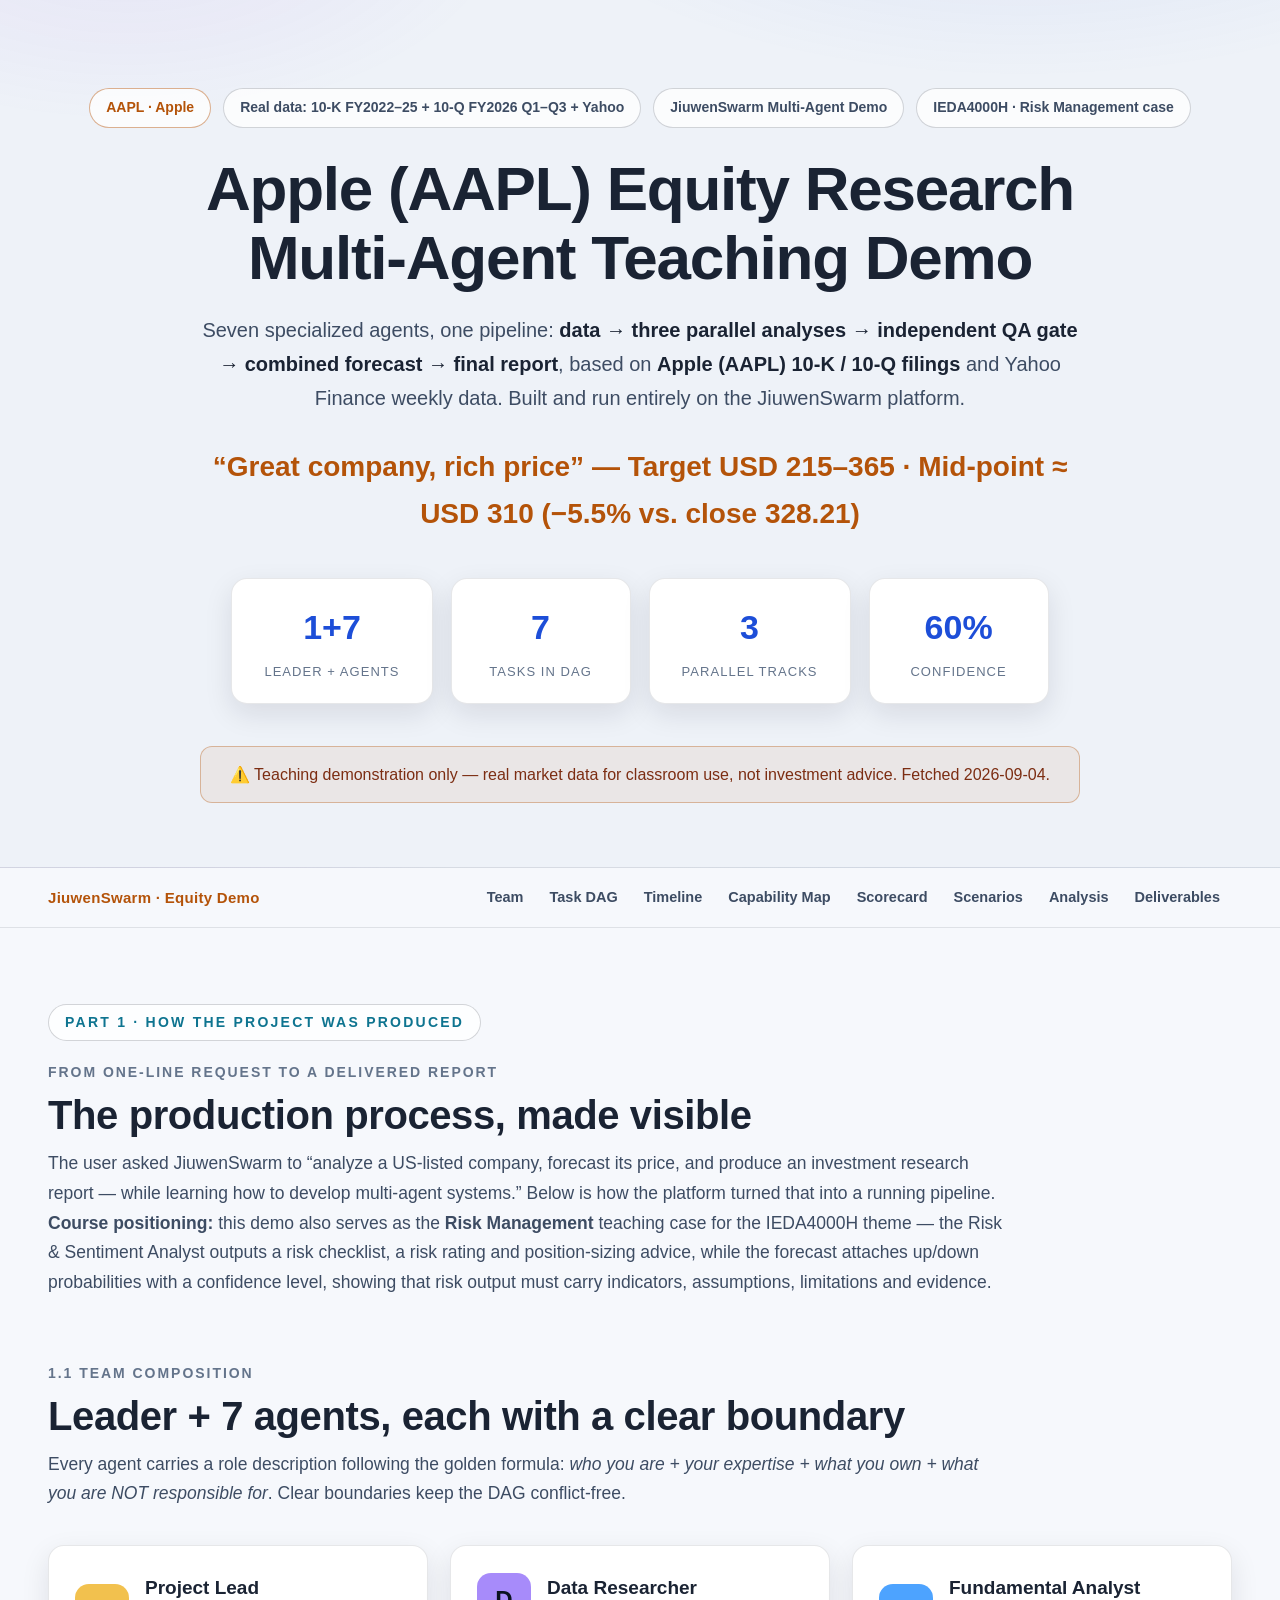
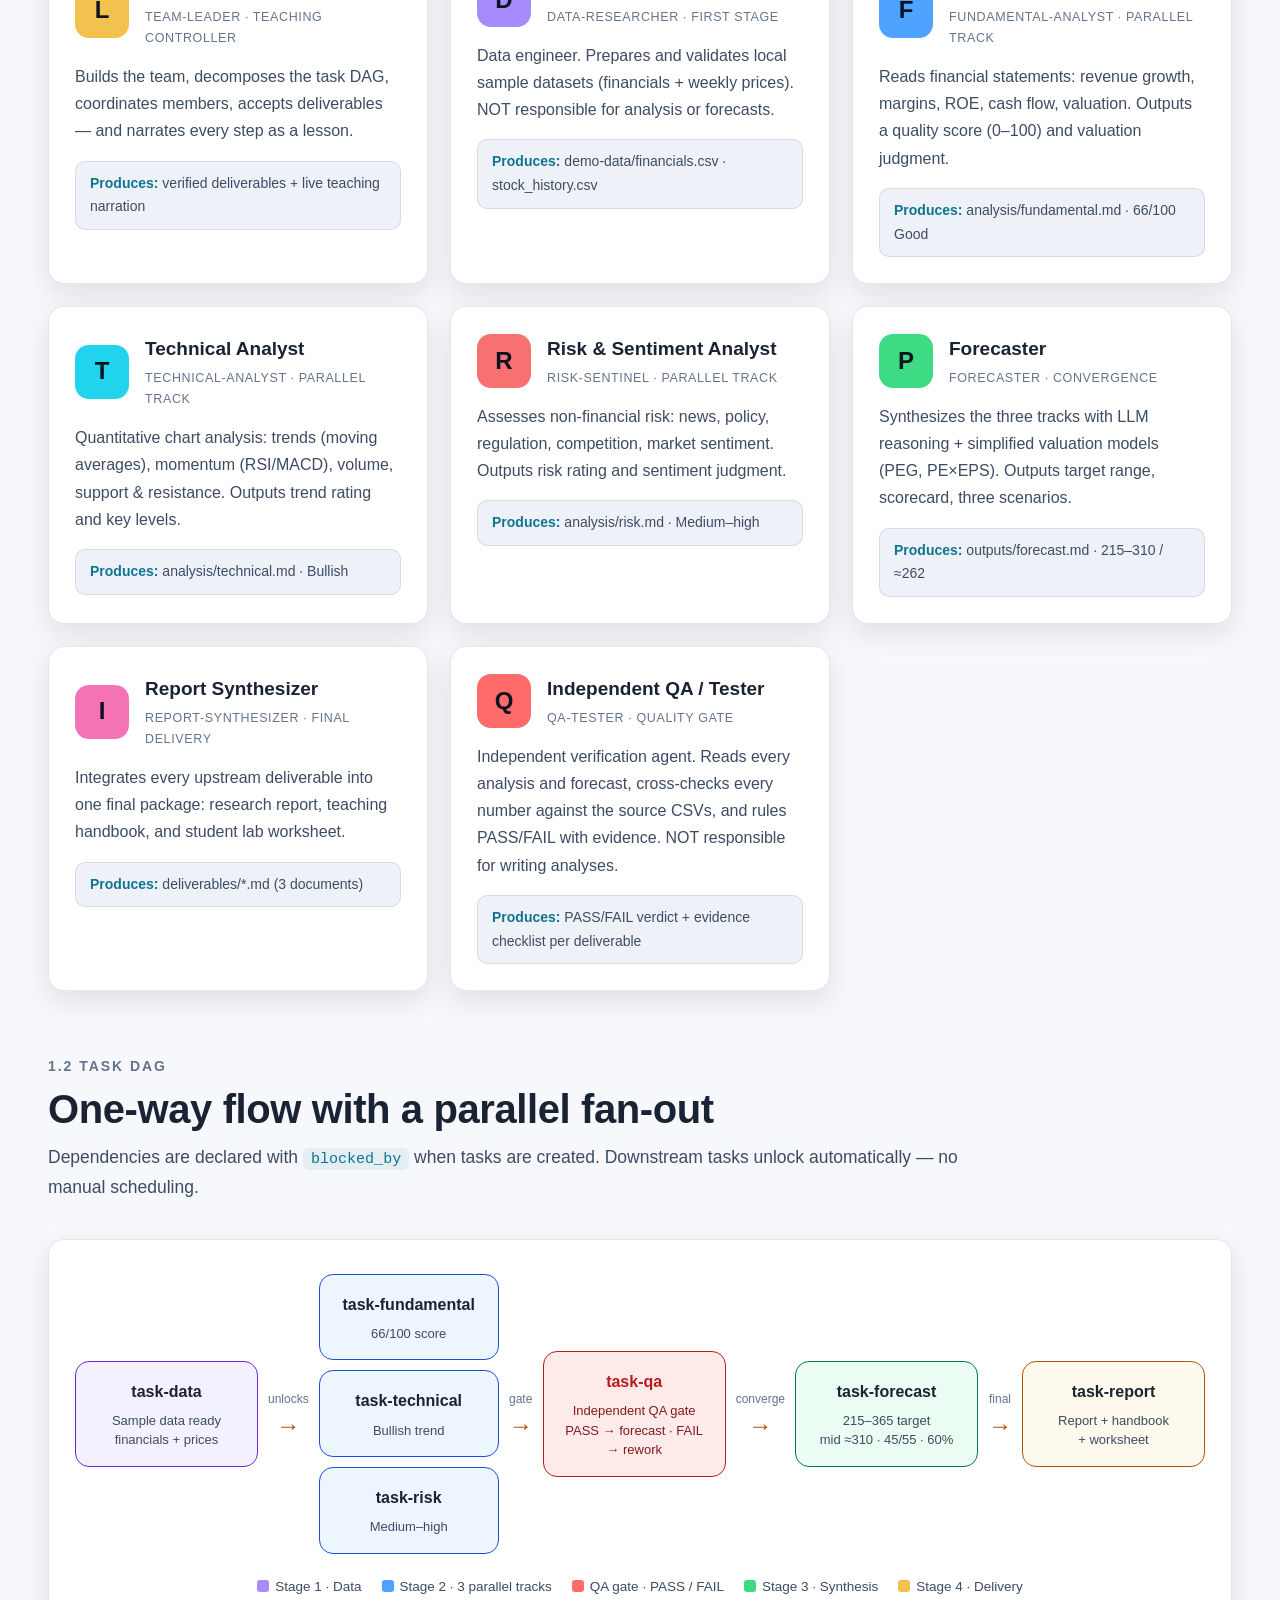
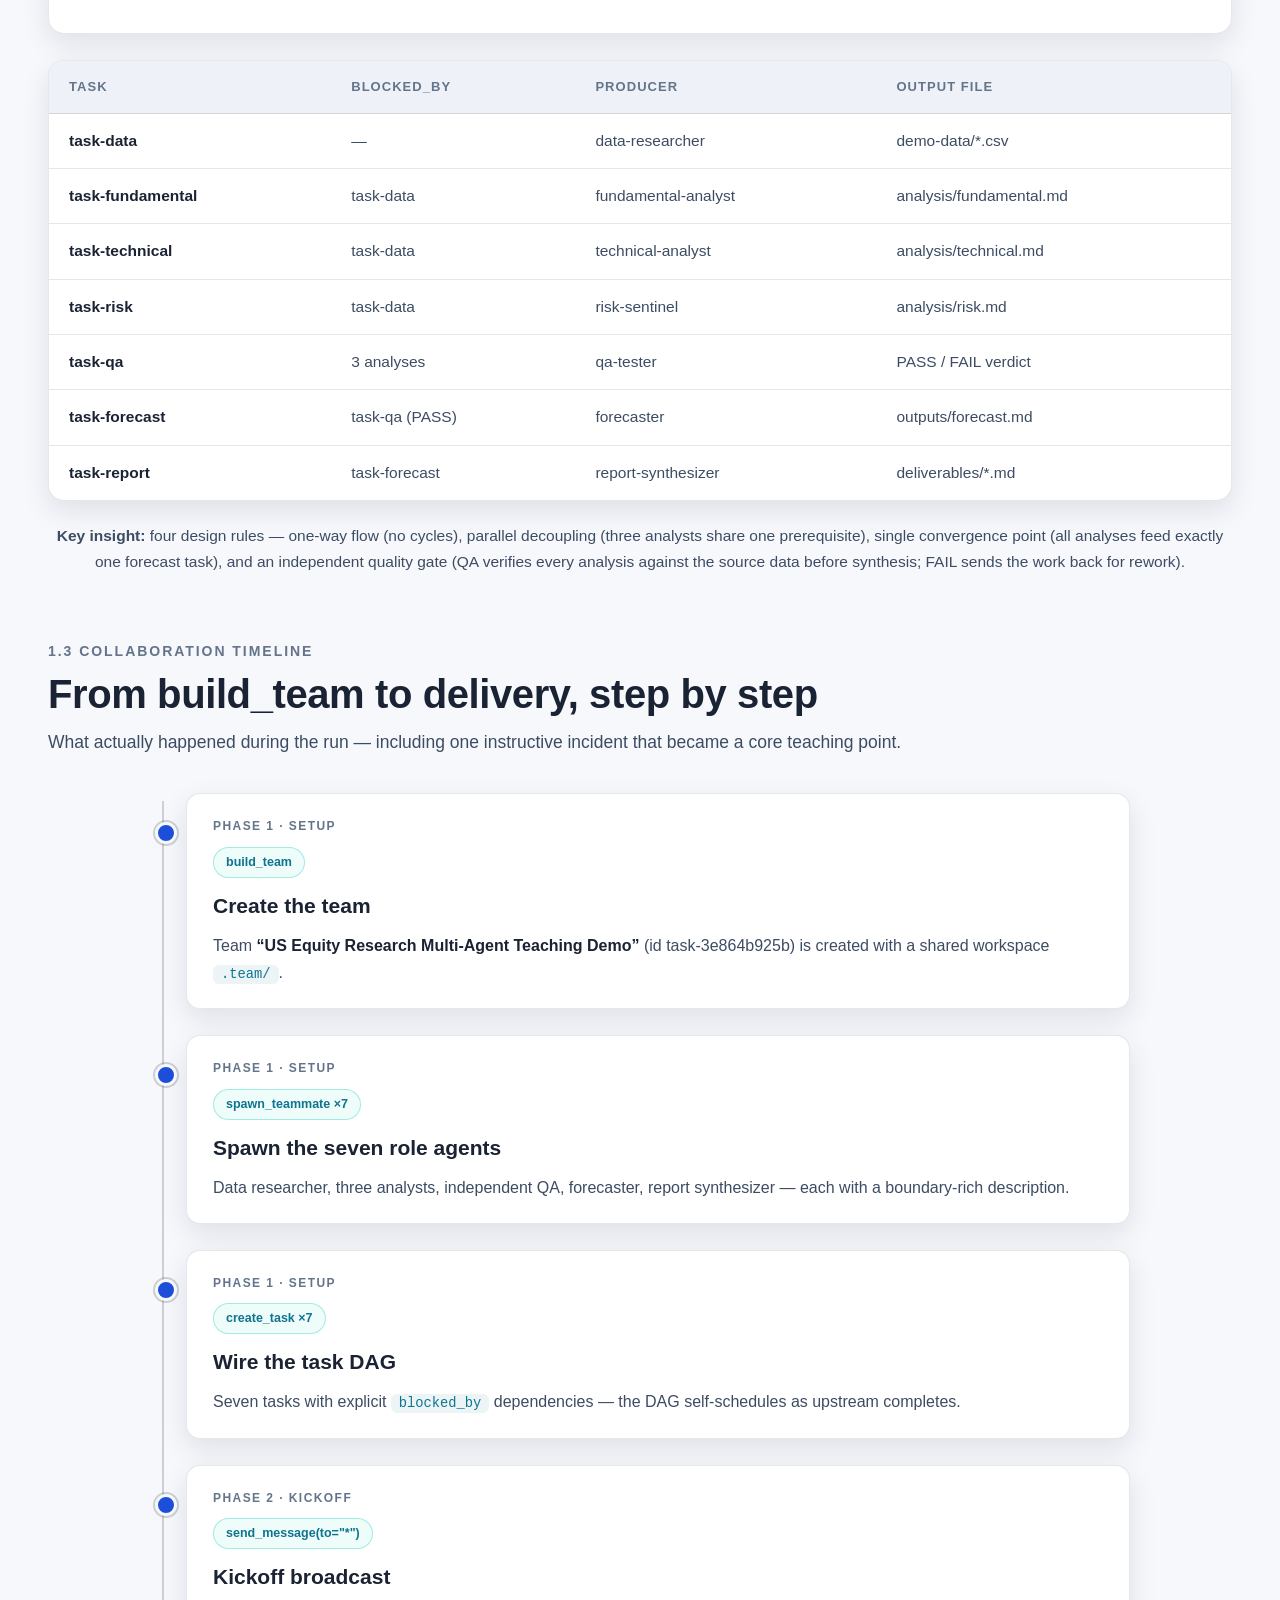
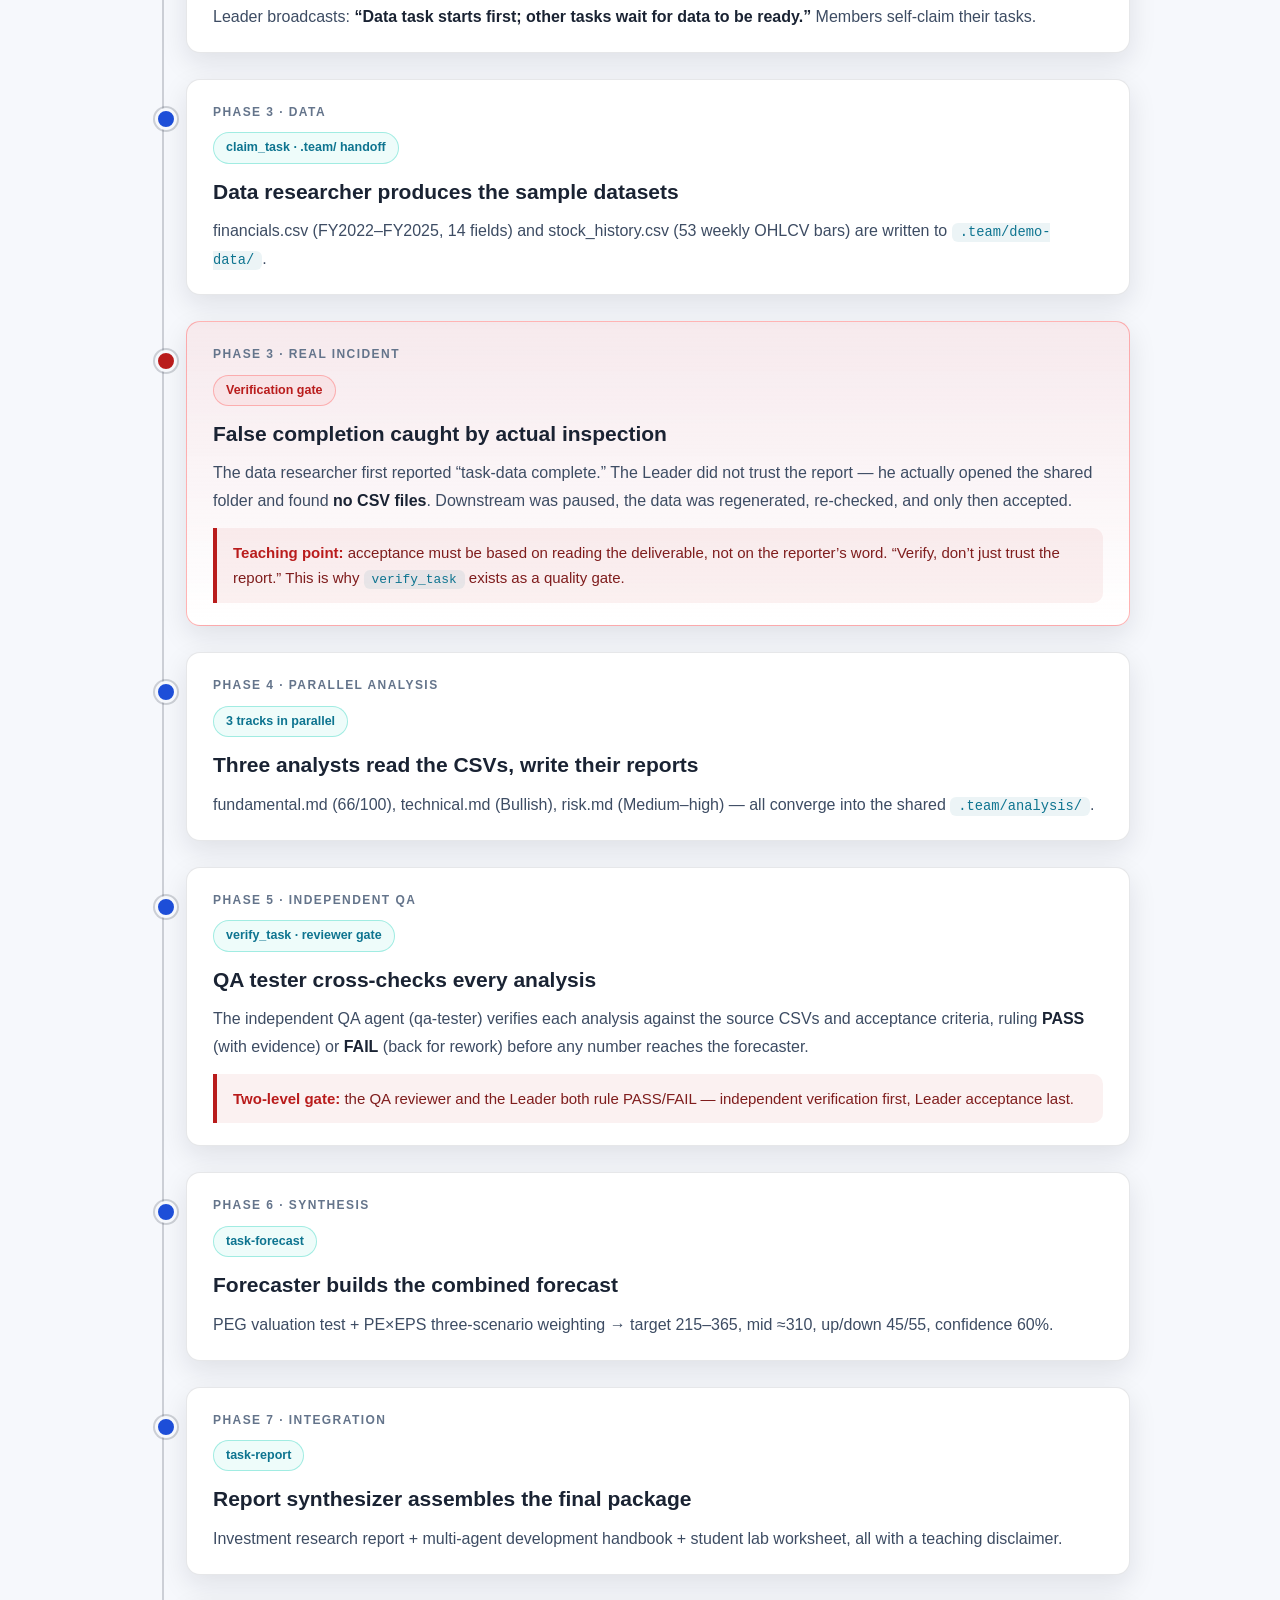
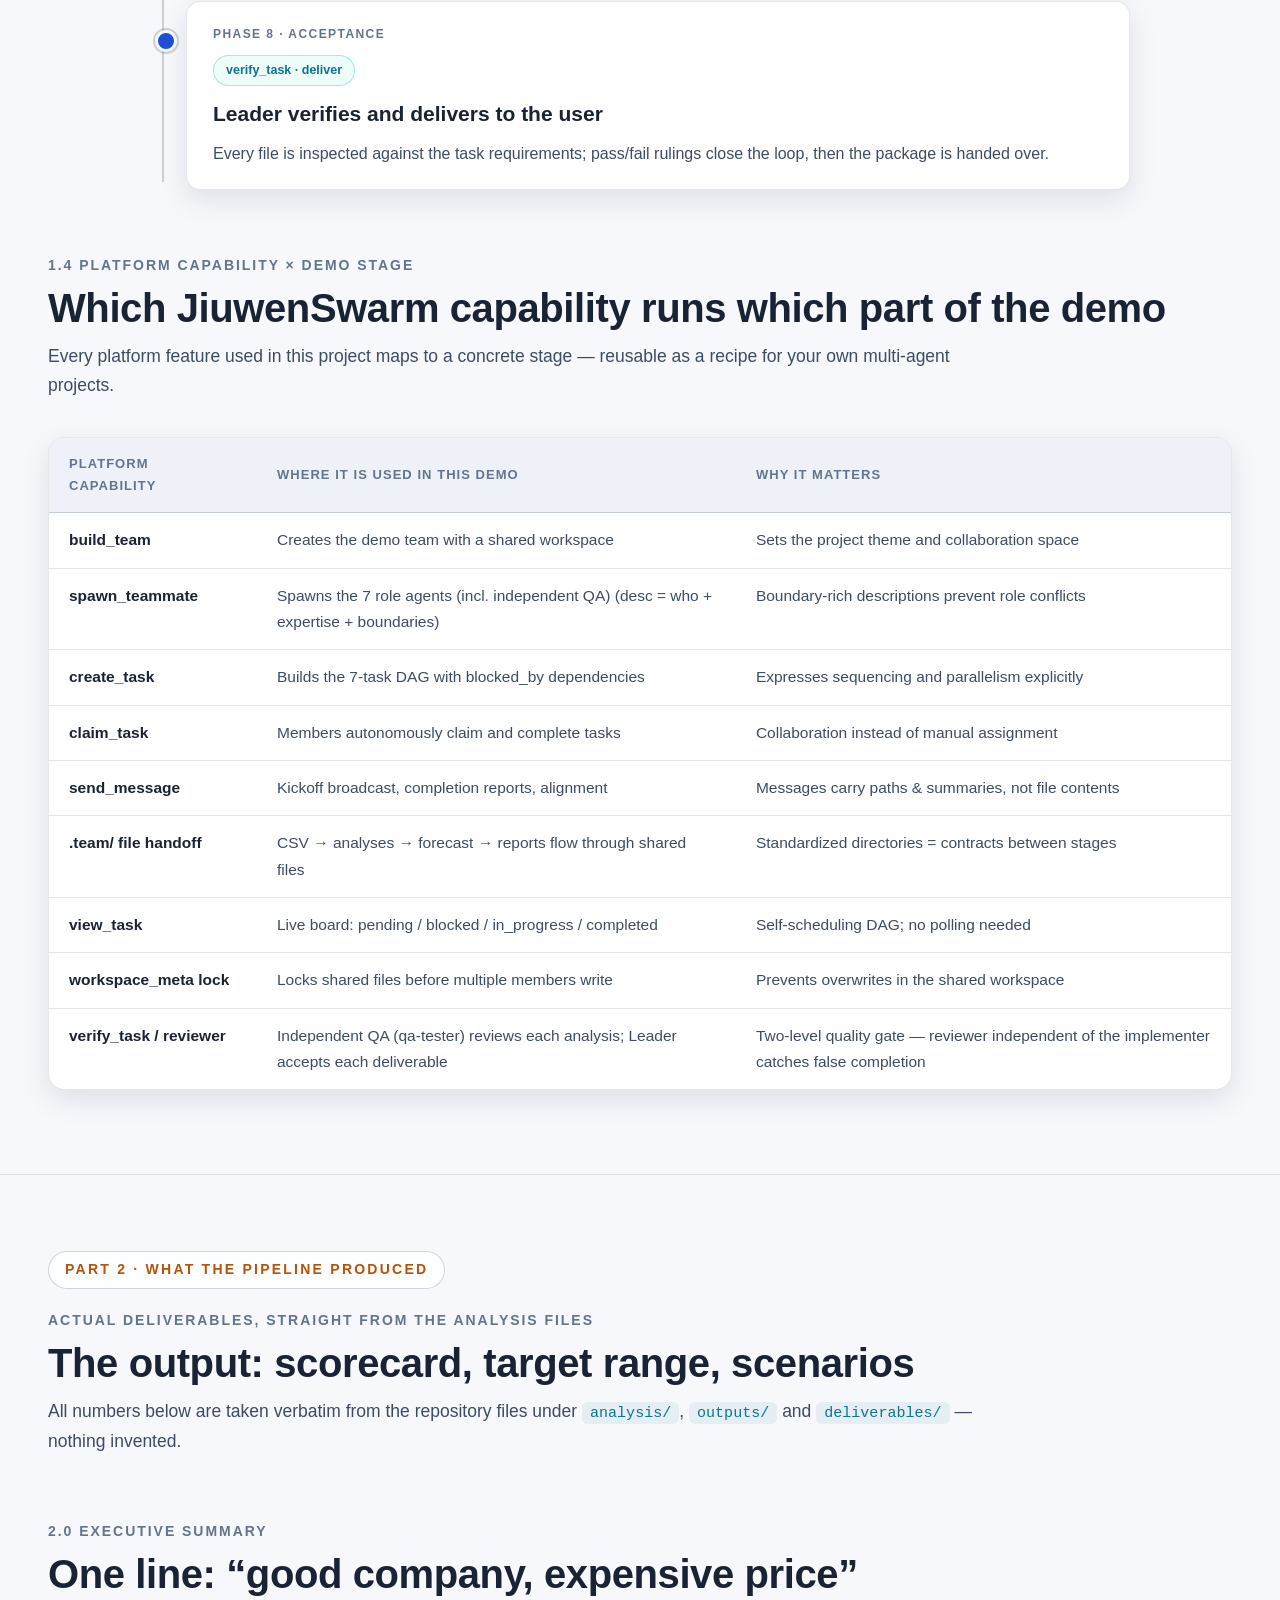
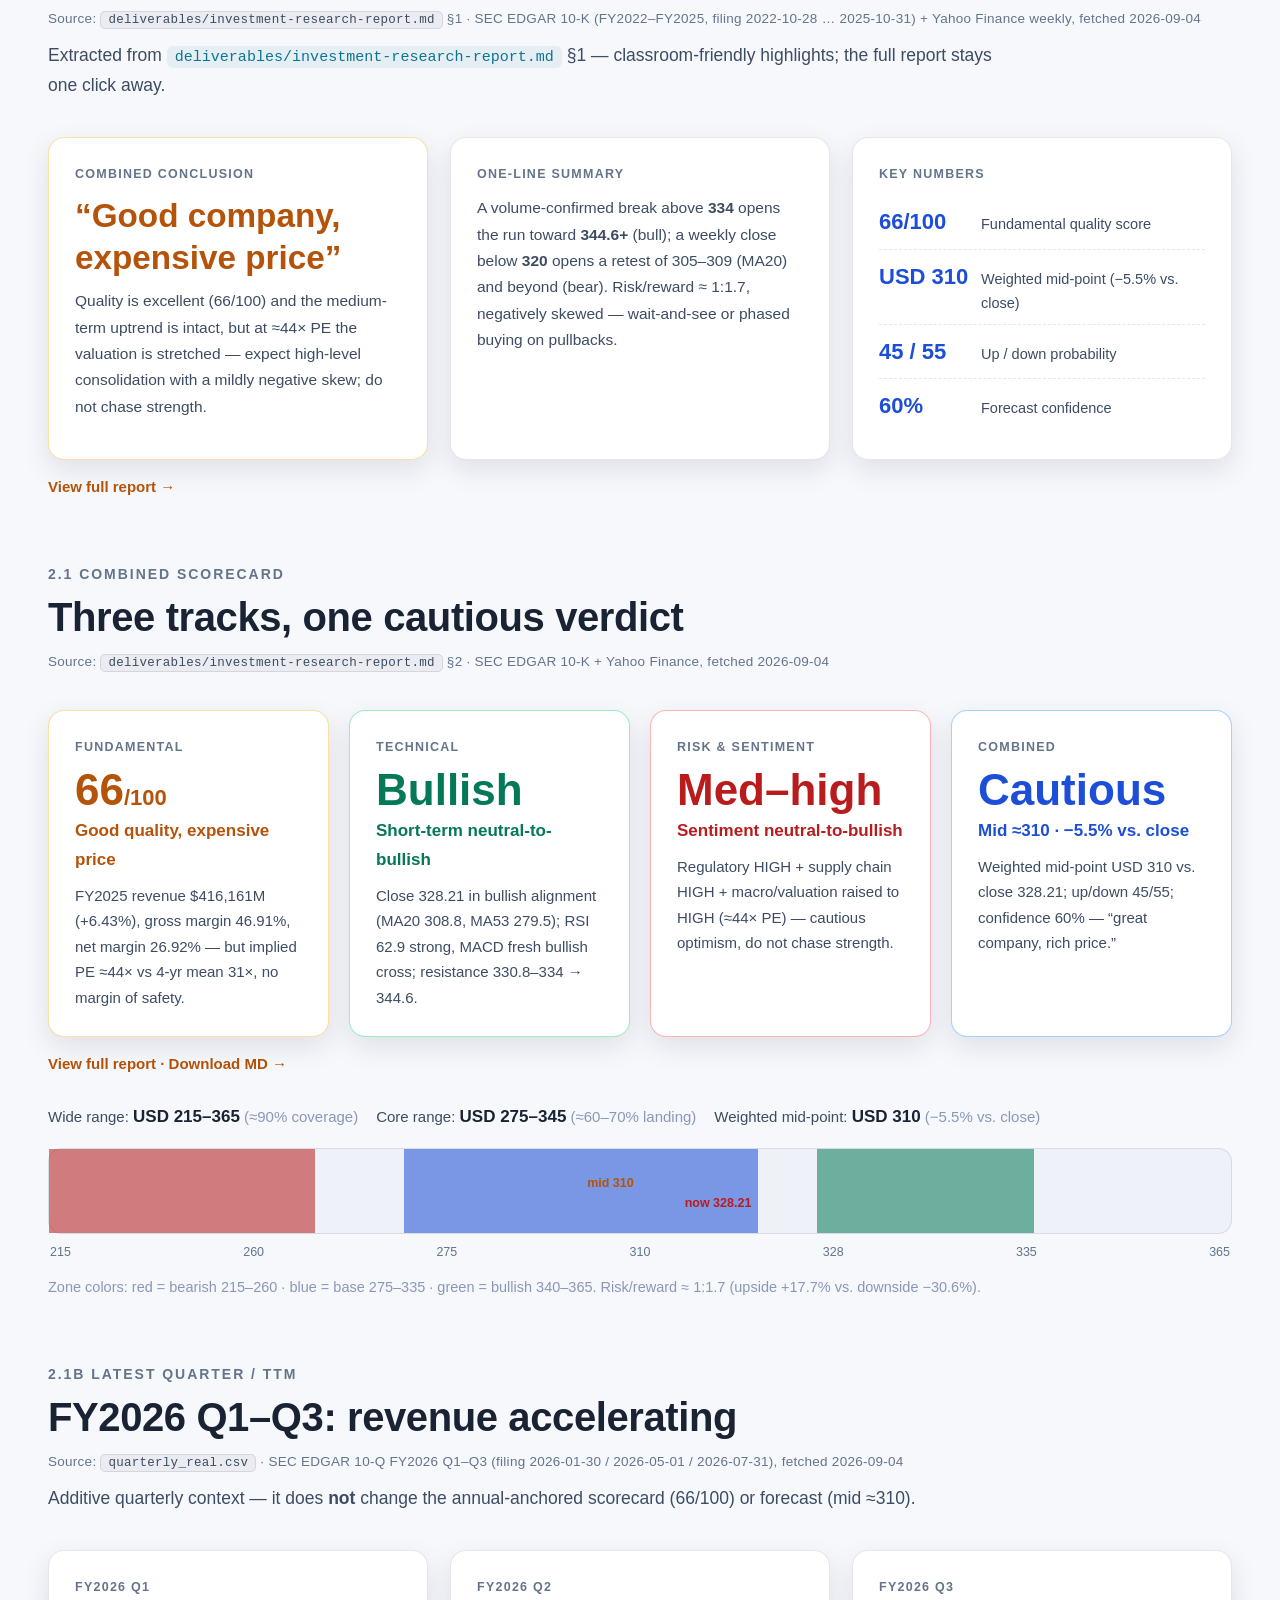
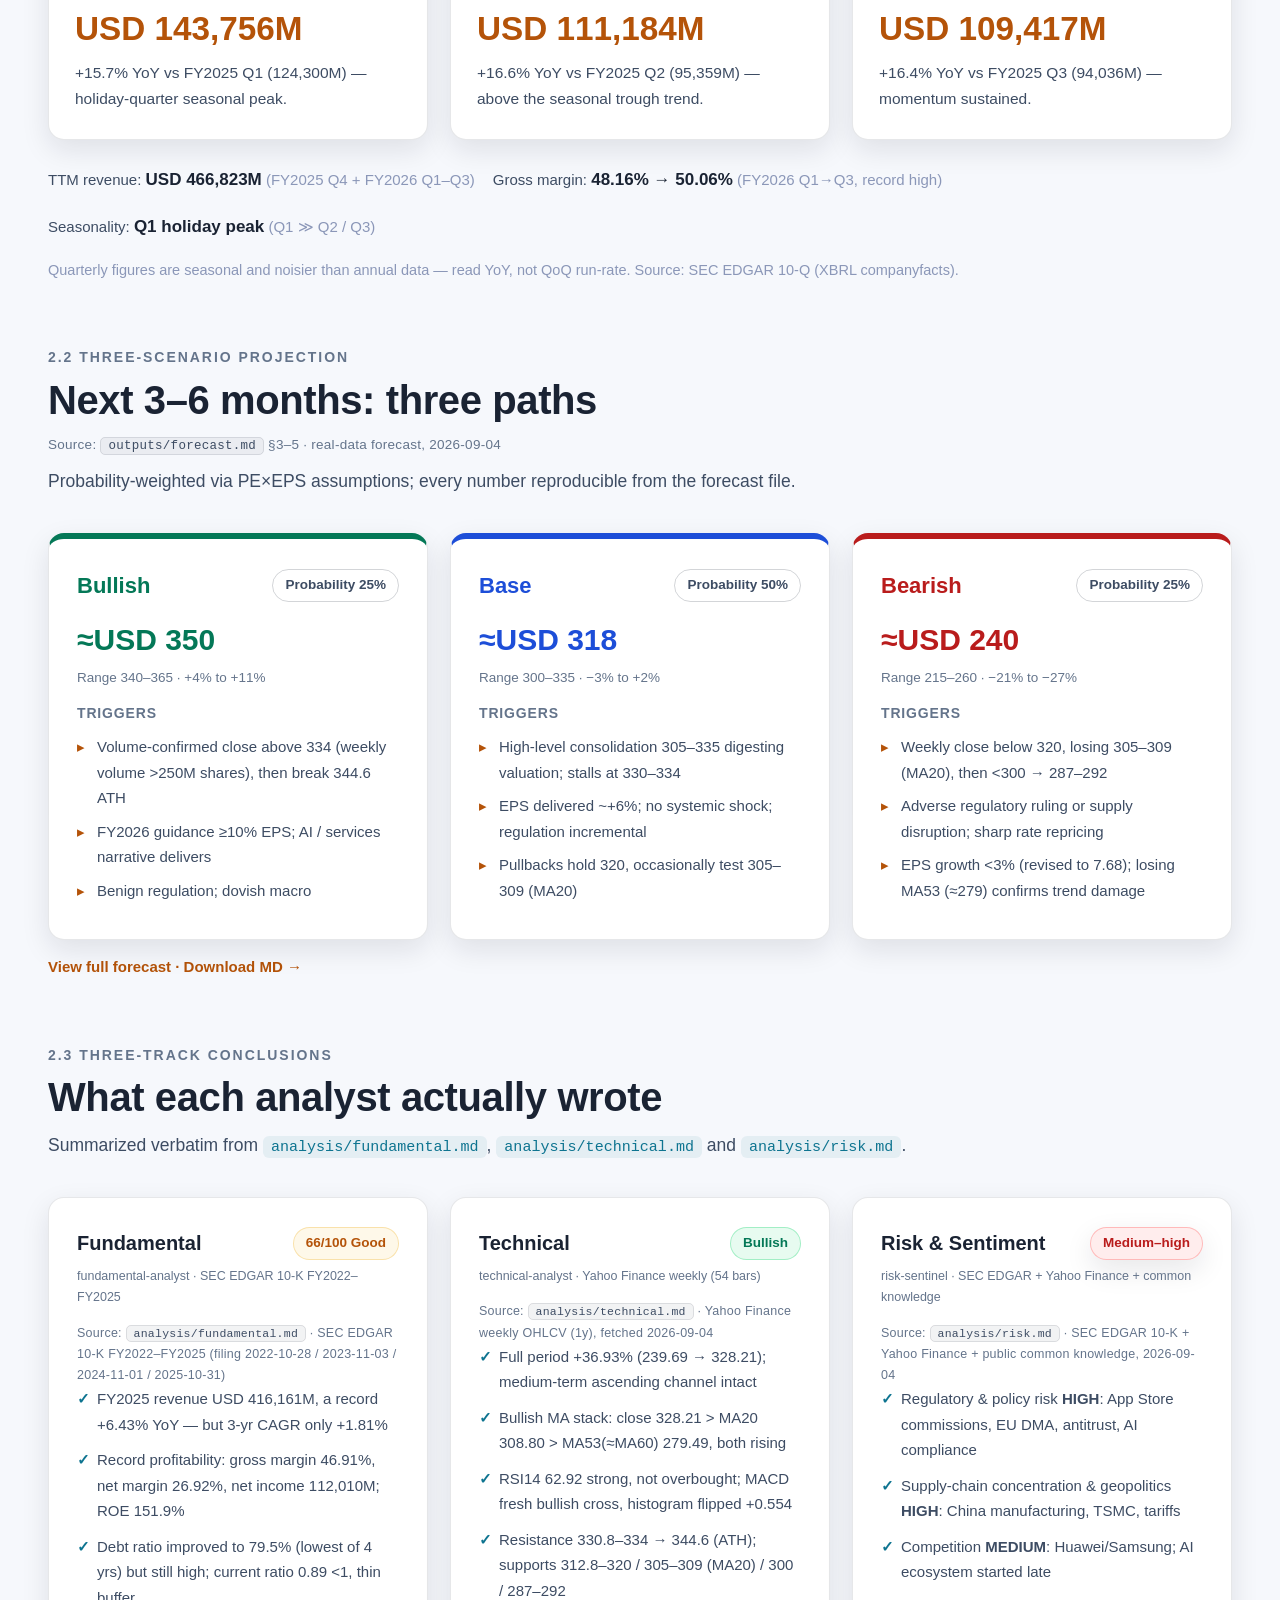
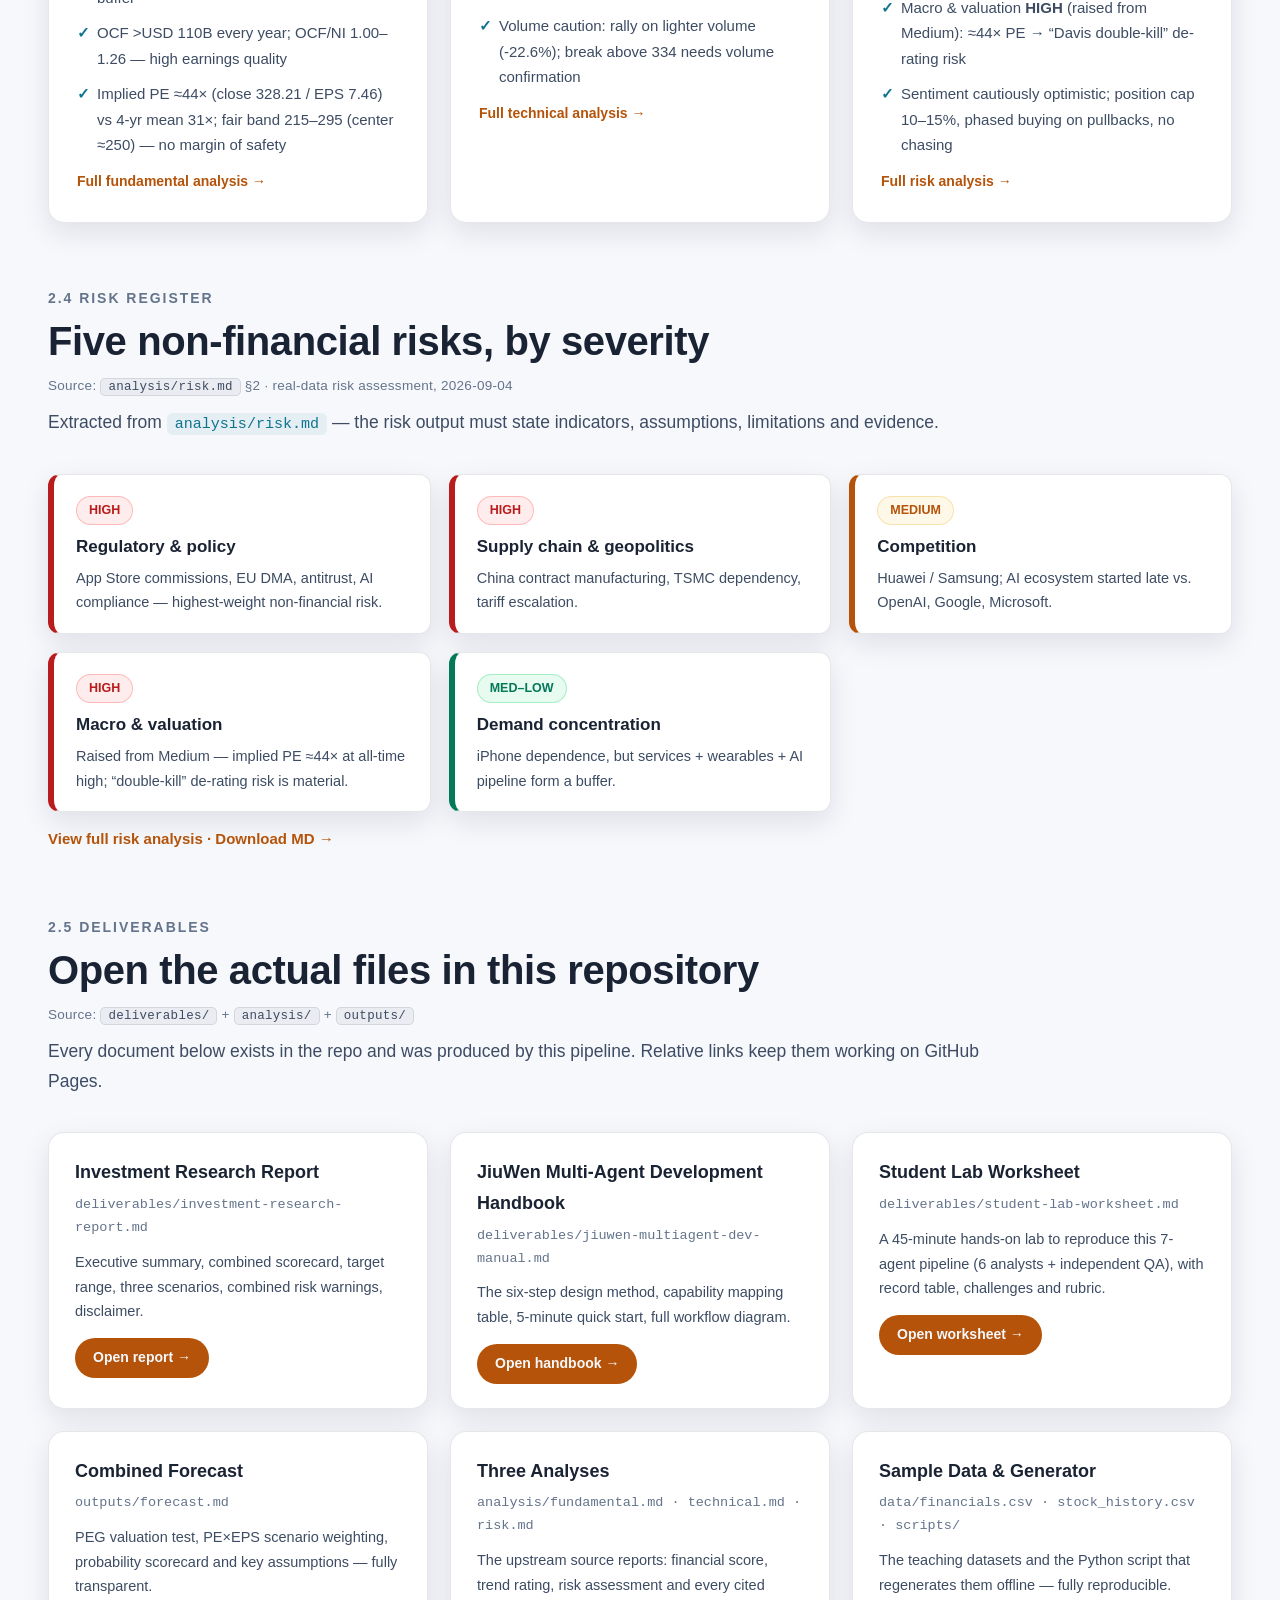
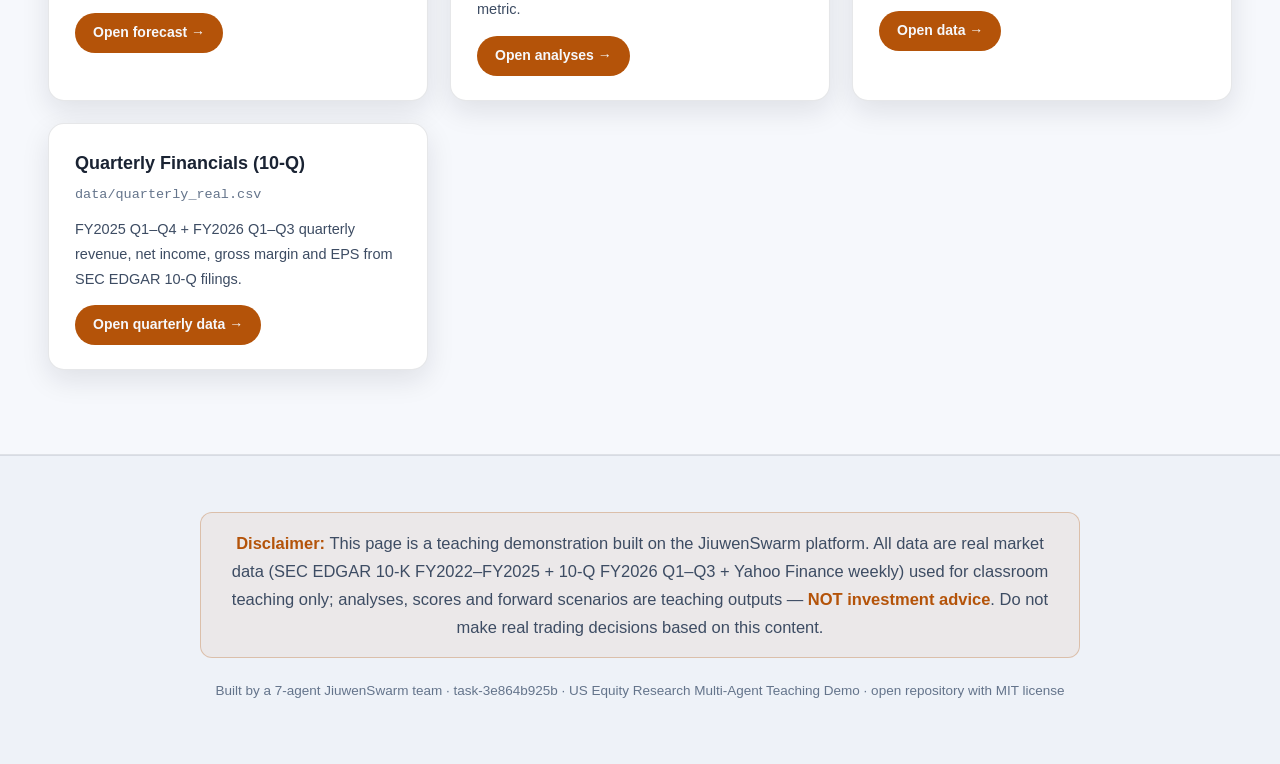
<file: index.html>
<!DOCTYPE html>
<html lang="en">
<head>
<meta charset="UTF-8">
<meta name="viewport" content="width=device-width, initial-scale=1.0">
<title>US Equity Research Multi-Agent Teaching Demo | JiuwenSwarm</title>
<meta http-equiv="refresh" content="0; url=website/index.html">
<script>window.location.replace("website/index.html");</script>
<style>body{font-family:-apple-system,BlinkMacSystemFont,"Segoe UI",Roboto,sans-serif;background:#f5f7fa;color:#1a202c;display:flex;align-items:center;justify-content:center;min-height:100vh;margin:0;text-align:center}div{padding:24px}a{color:#2b6cb0}</style>
</head>
<body>
  <div>
    <h1>US Equity Research Multi-Agent Teaching Demo</h1>
    <p>Redirecting to the showcase website&hellip;</p>
    <p><a href="website/index.html">Click here if not redirected automatically</a></p>
  </div>
</body>
</html>
</file>
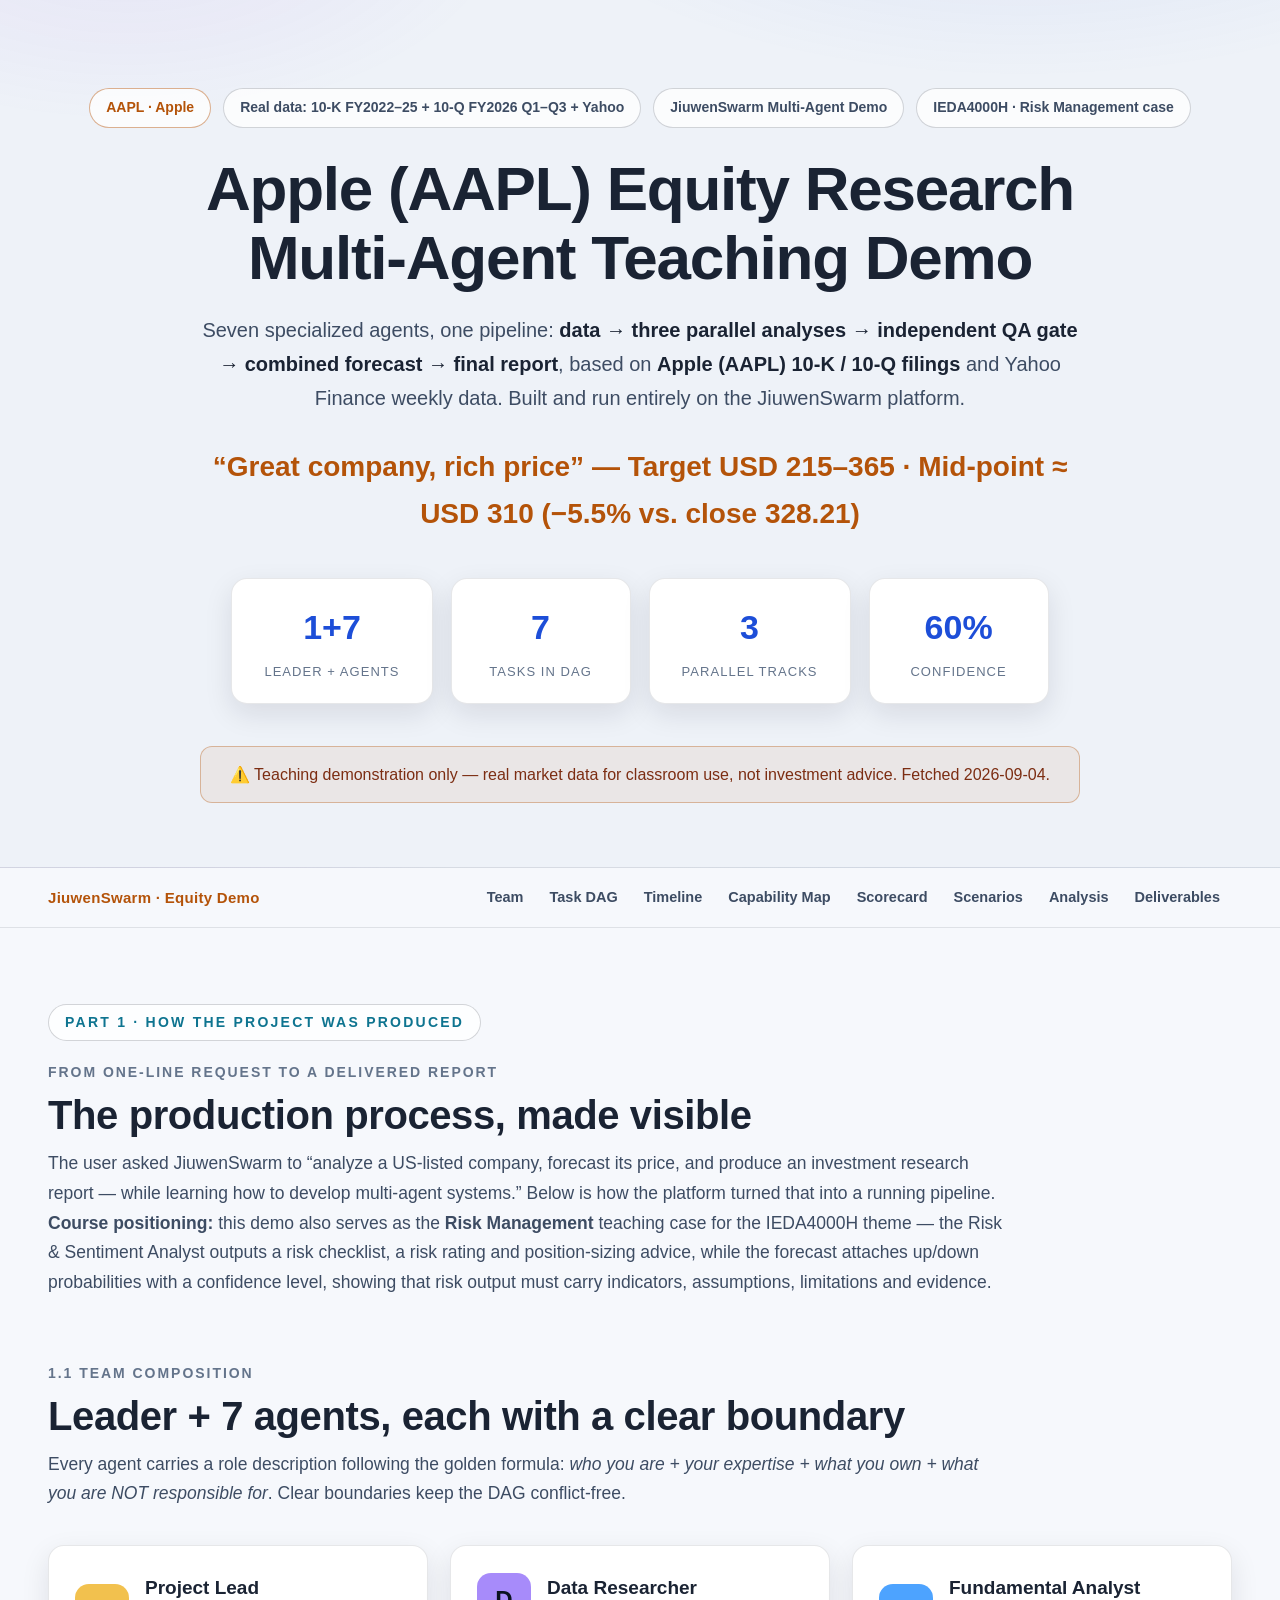
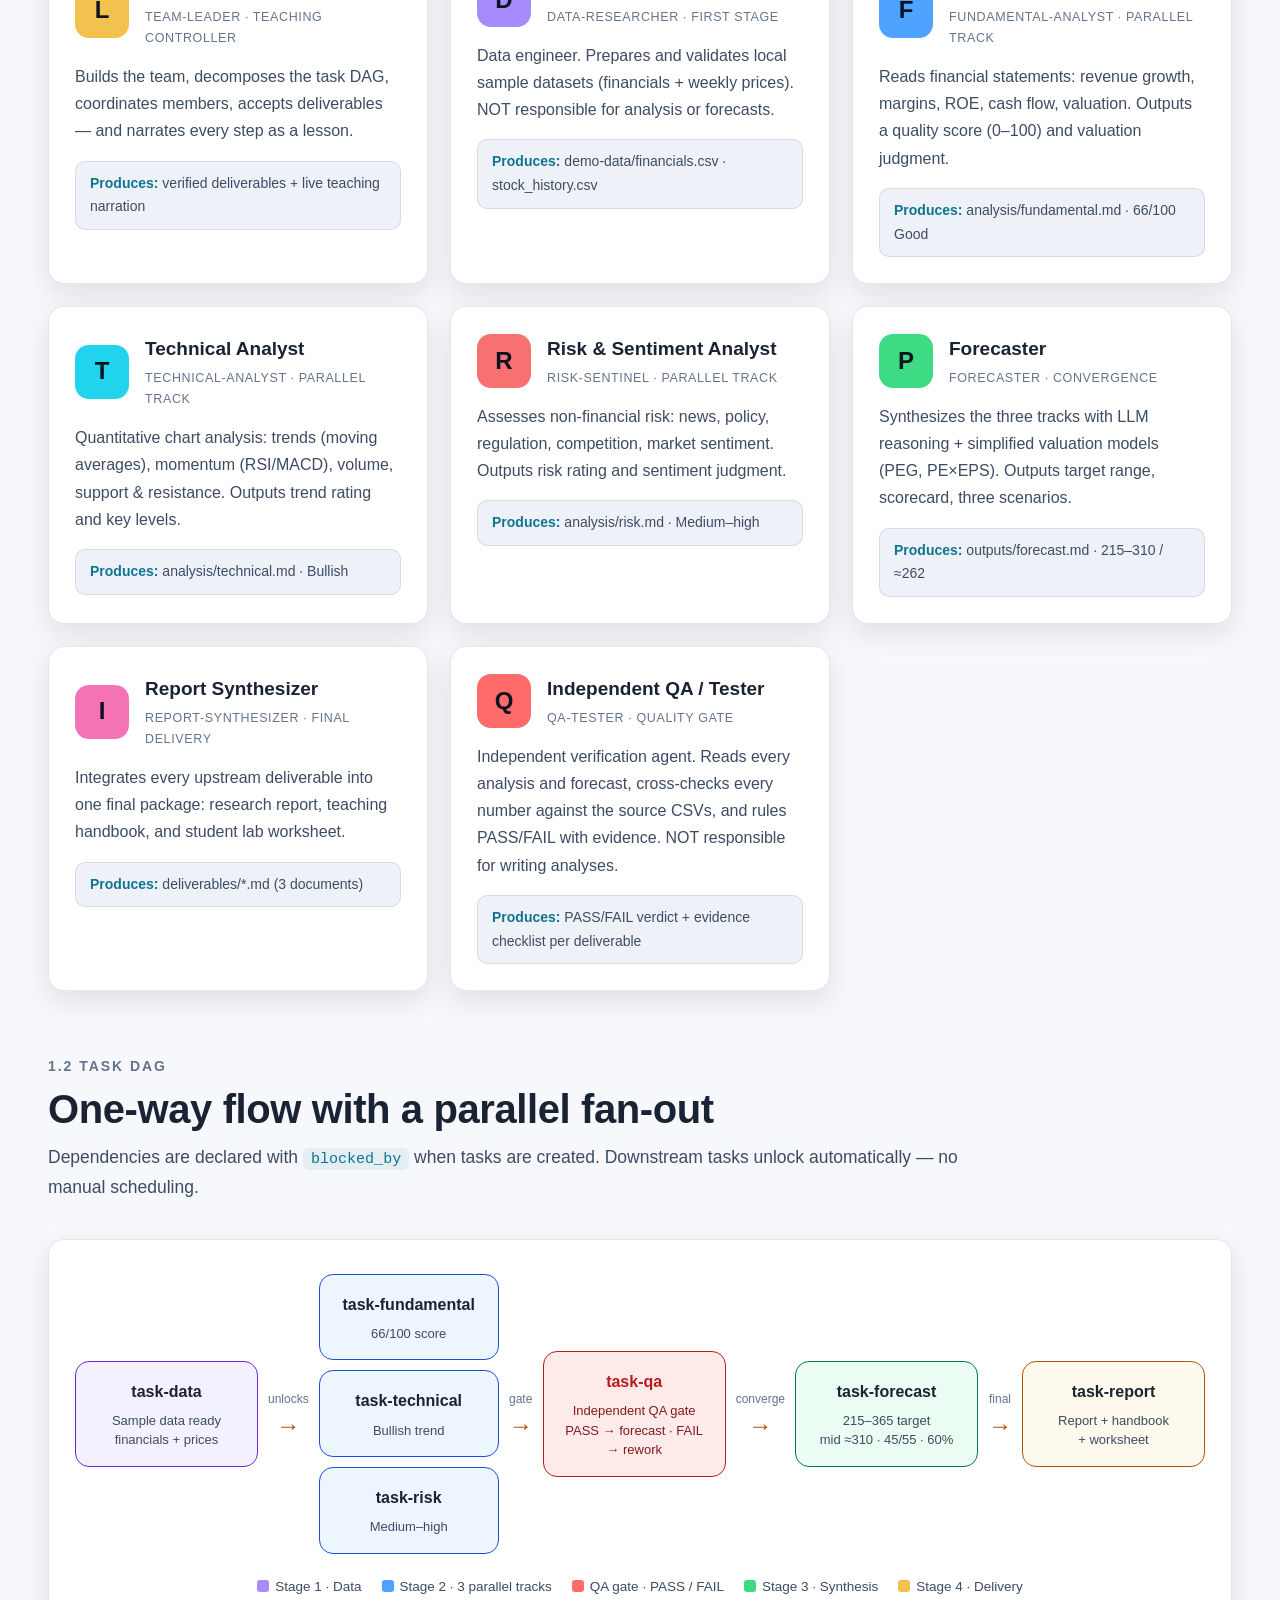
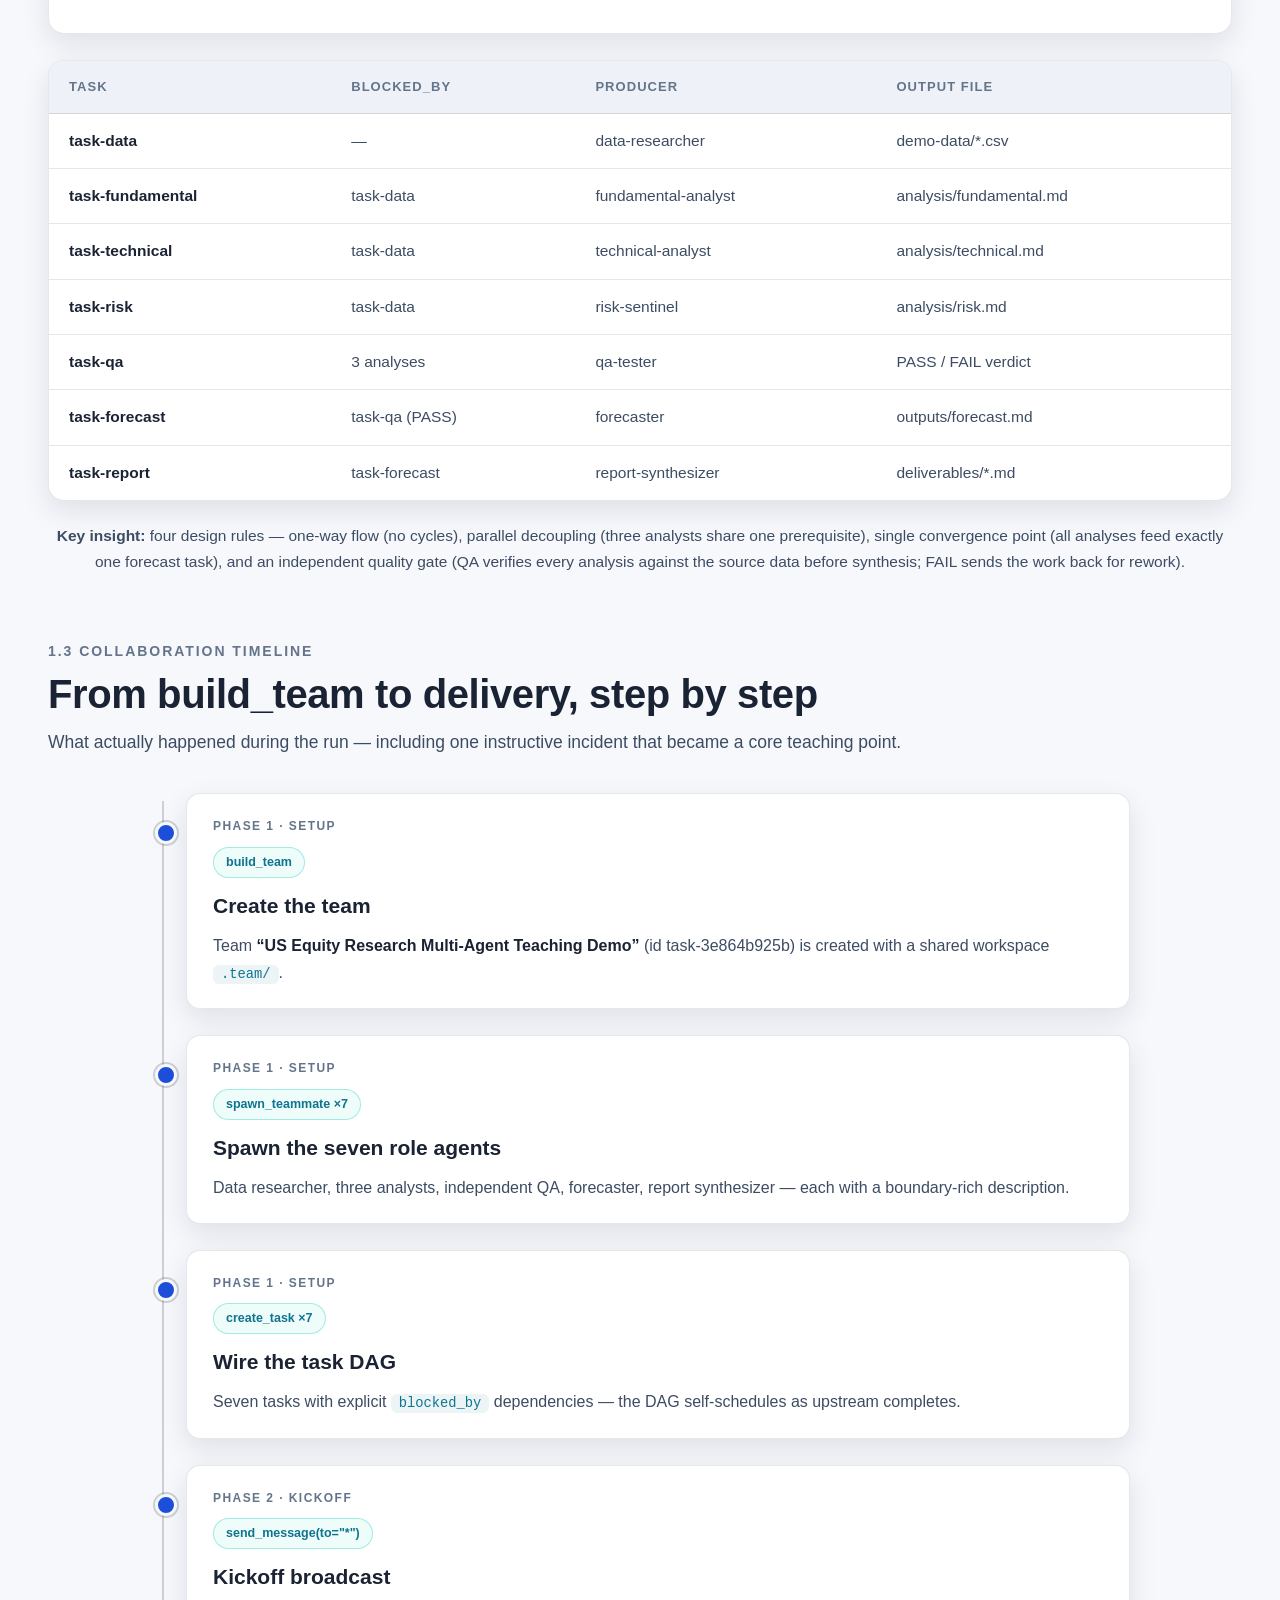
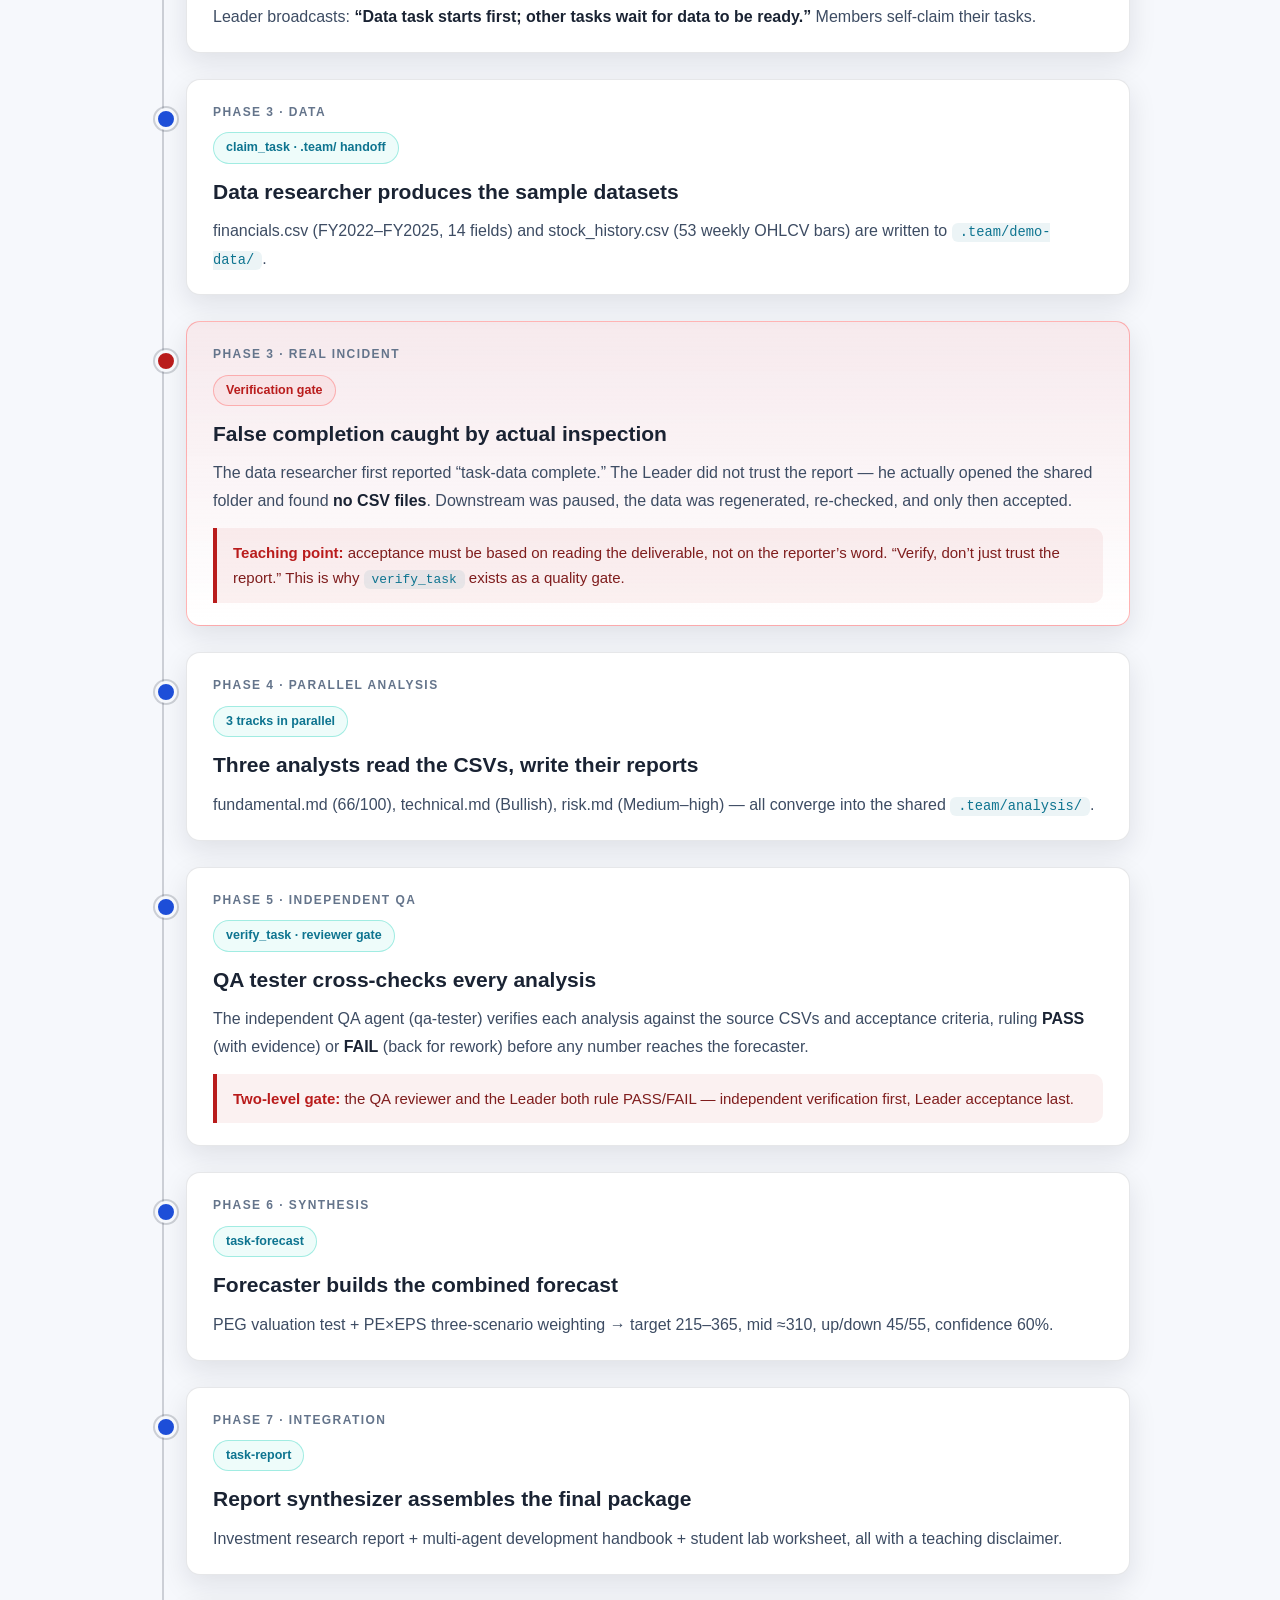
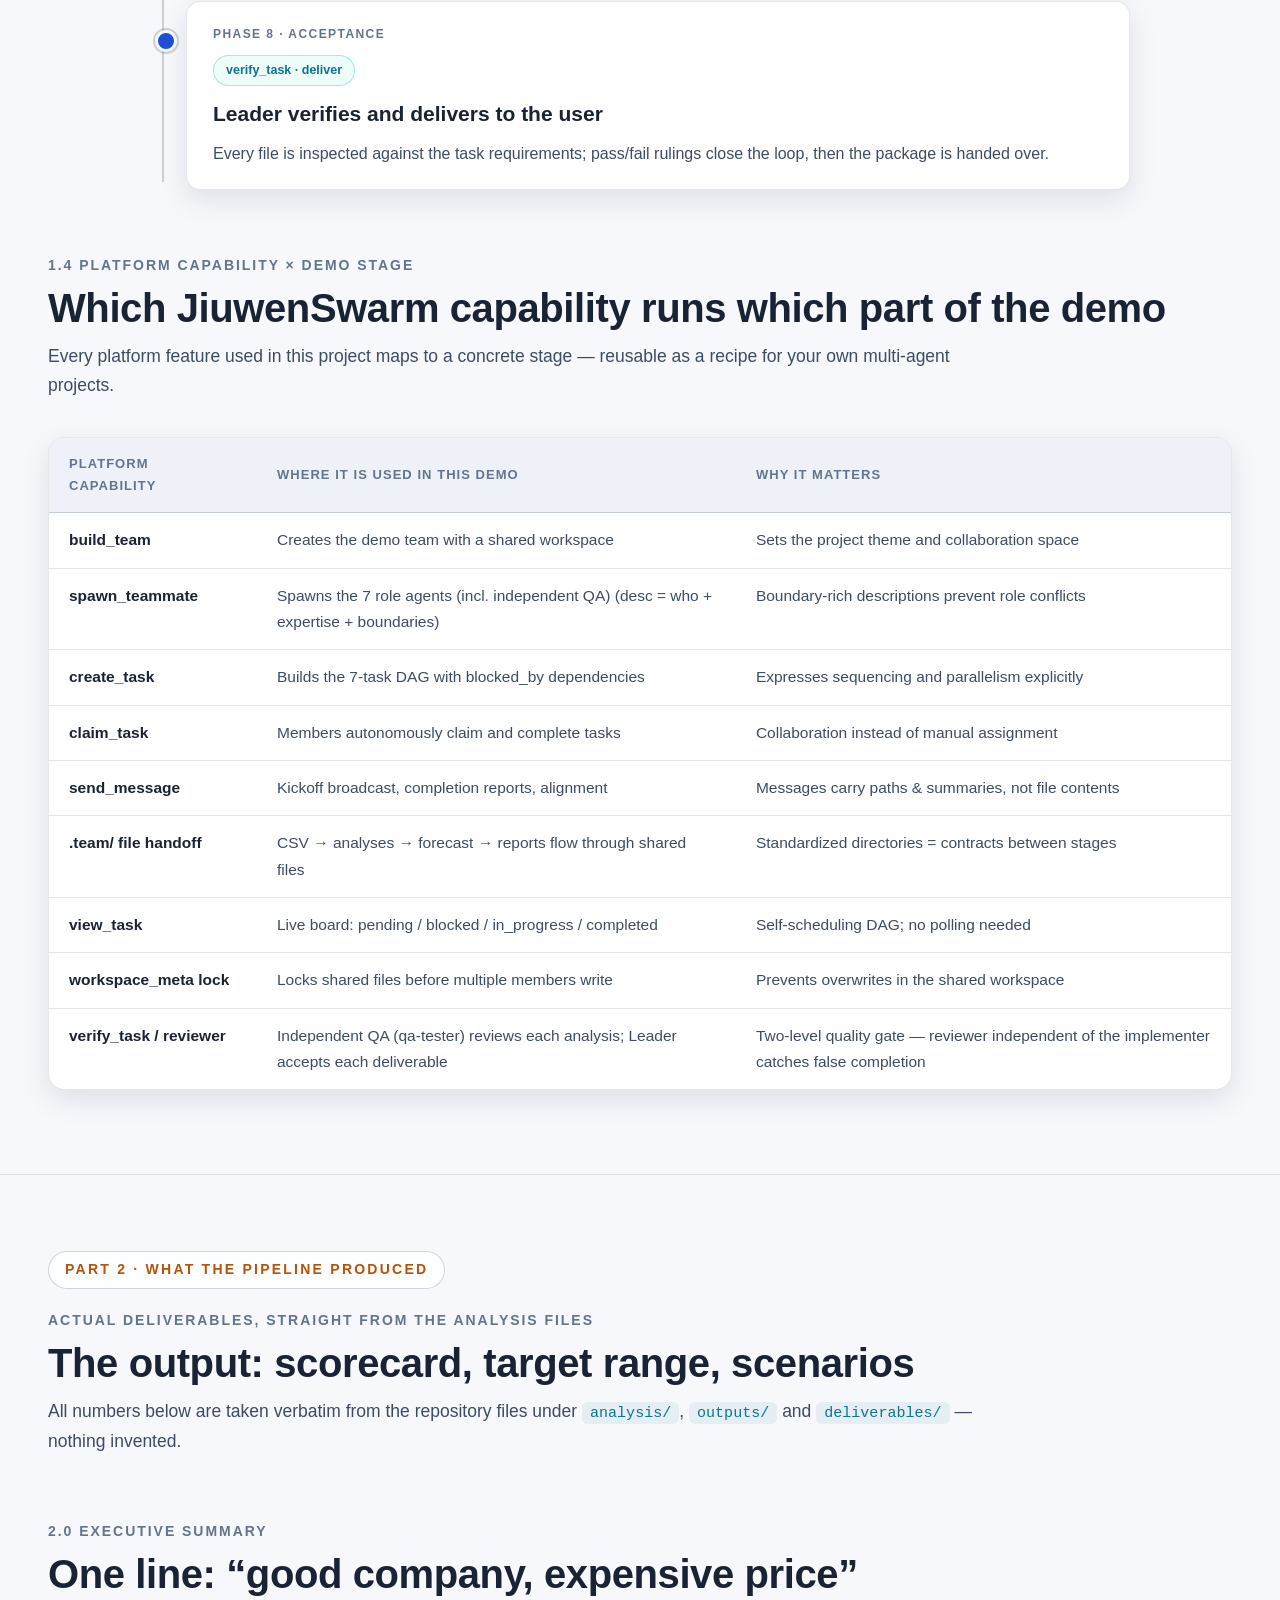
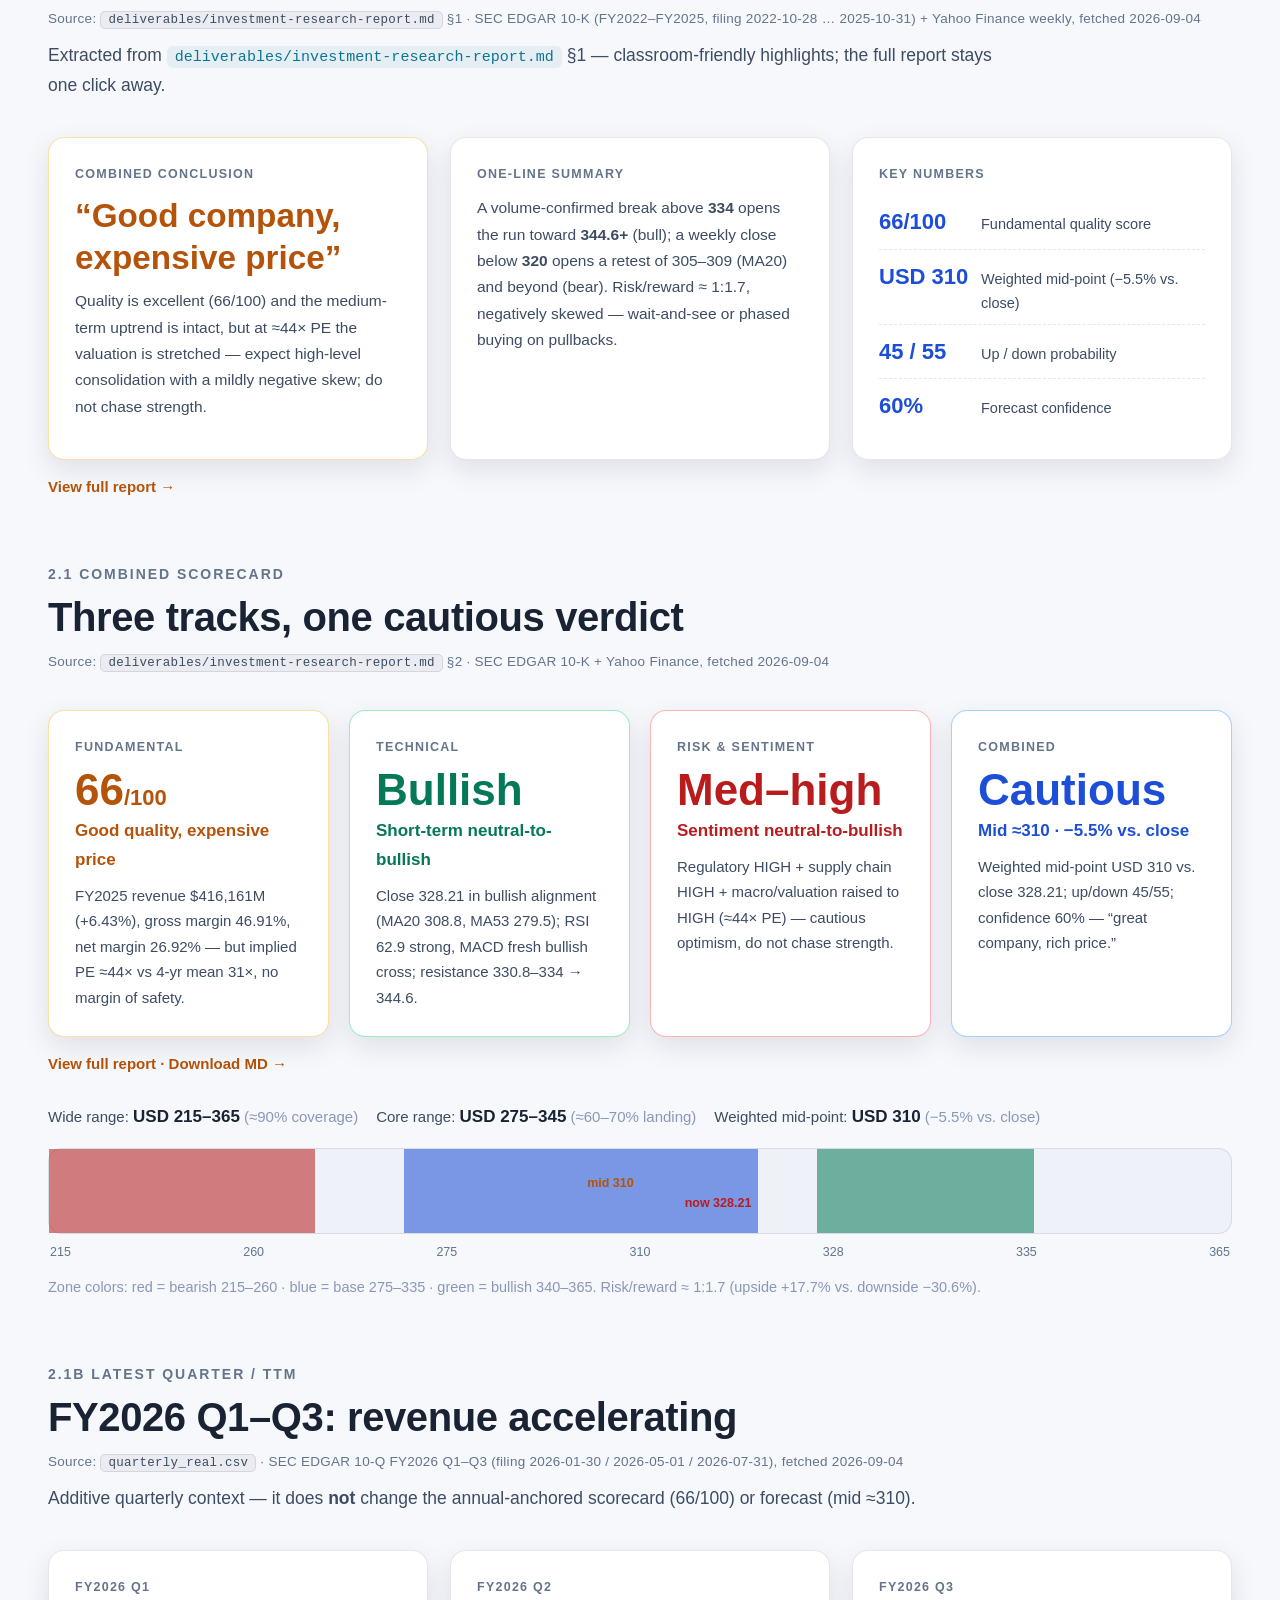
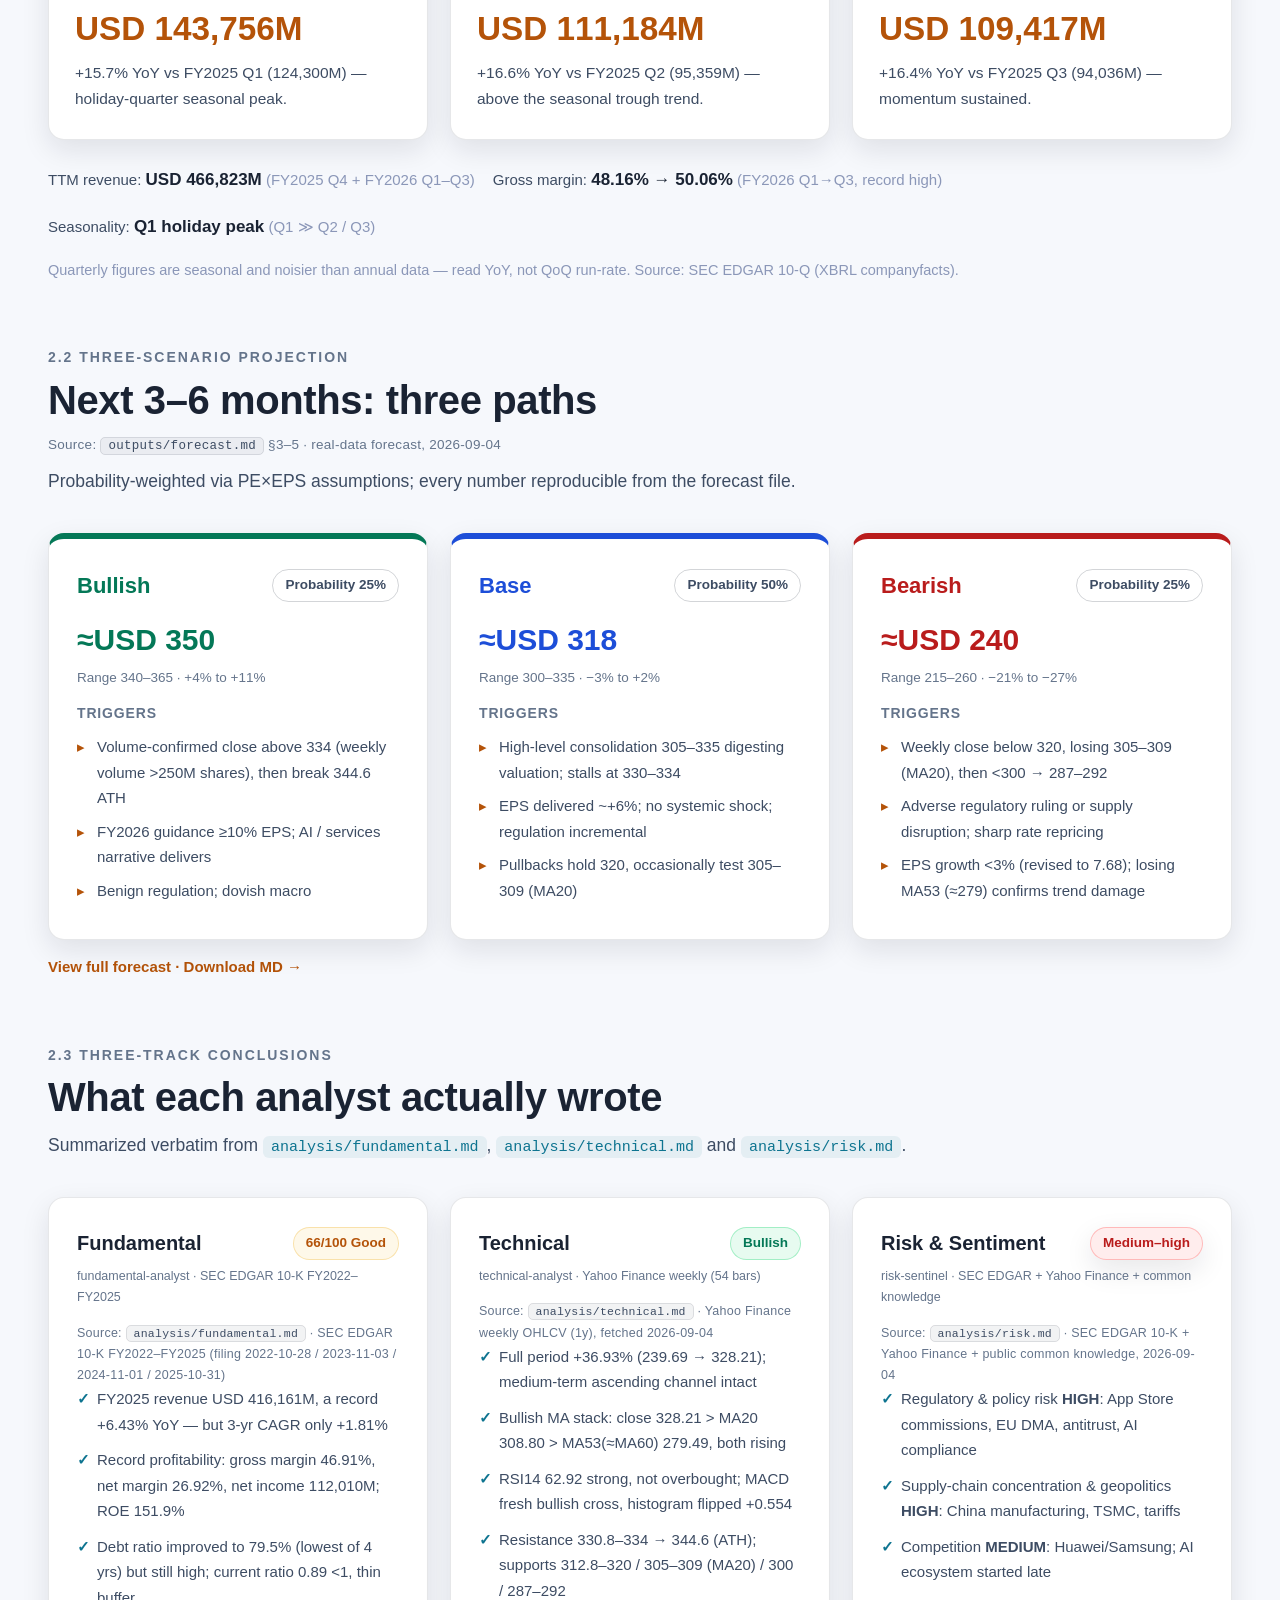
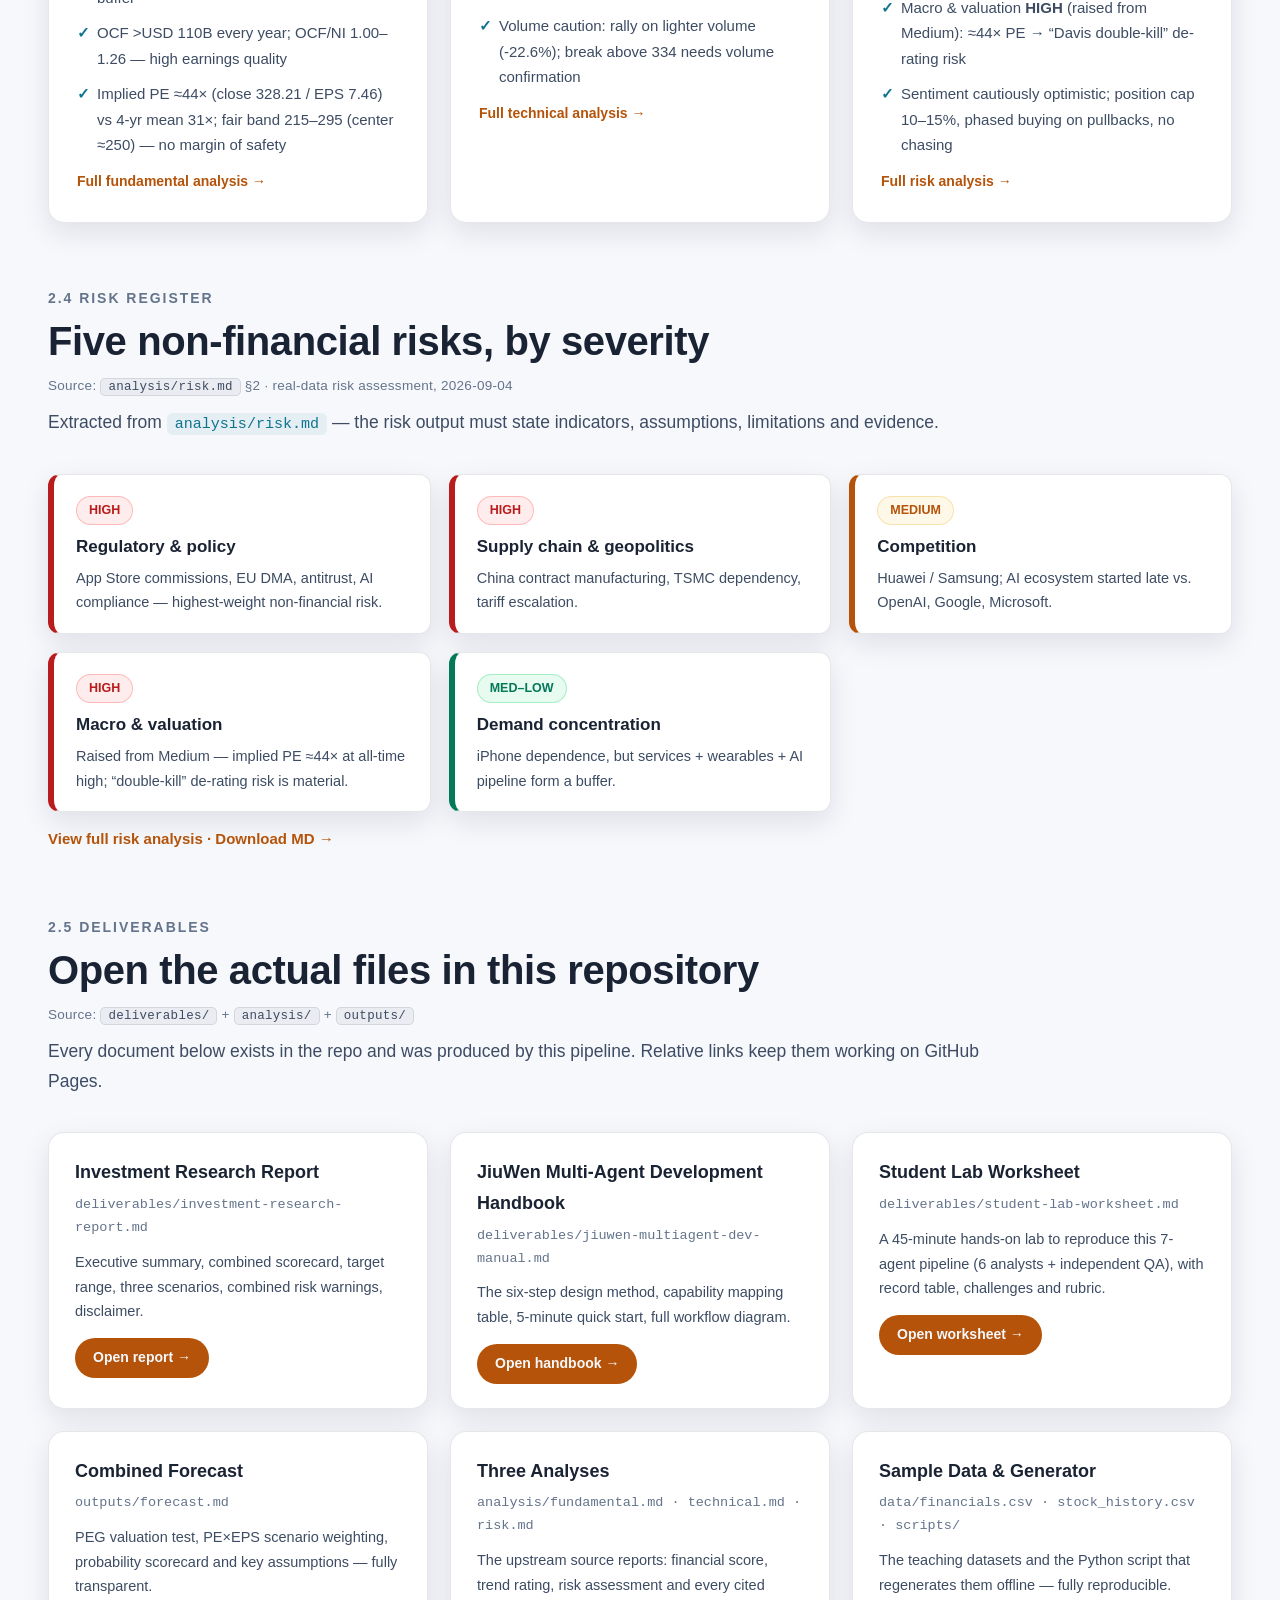
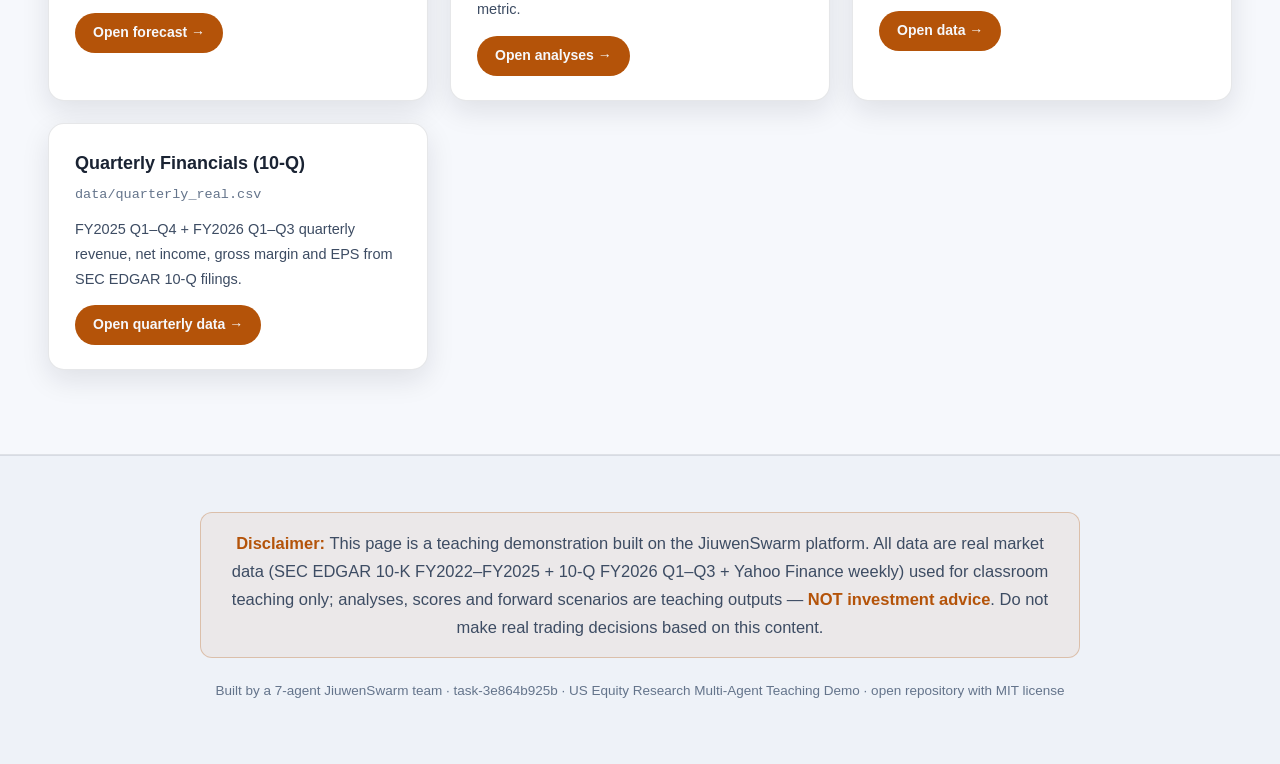
<file: website/index.html>
<!DOCTYPE html>
<html lang="en">
<head>
<meta charset="UTF-8">
<meta name="viewport" content="width=device-width, initial-scale=1.0">
<title>Apple (AAPL) Equity Research · Multi-Agent Teaching Demo | JiuwenSwarm</title>
<meta name="description" content="How a 7-agent JiuwenSwarm team produced an Apple (AAPL) equity research report from 10-K / 10-Q filings and Yahoo Finance data: team, task DAG, QA gate, timeline, capabilities, and the real forecast outputs.">
<link rel="stylesheet" href="style.css">
</head>
<body>

<!-- ================= HERO ================= -->
<header class="hero">
  <div class="wrap">
    <div class="badges">
      <span class="badge ticker">AAPL &middot; Apple</span>
      <span class="badge">Real data: 10-K FY2022&ndash;25 + 10-Q FY2026 Q1&ndash;Q3 + Yahoo</span>
      <span class="badge">JiuwenSwarm Multi-Agent Demo</span>
      <span class="badge">IEDA4000H &middot; Risk Management case</span>
    </div>
    <h1>Apple (AAPL) Equity Research<br>Multi-Agent Teaching Demo</h1>
    <p class="sub">Seven specialized agents, one pipeline: <b>data &rarr; three parallel analyses &rarr; independent QA gate &rarr; combined forecast &rarr; final report</b>, based on <b>Apple (AAPL) 10-K / 10-Q filings</b> and Yahoo Finance weekly data. Built and run entirely on the JiuwenSwarm platform.</p>
    <p class="headline">&ldquo;Great company, rich price&rdquo; &mdash; Target USD 215&ndash;365 &middot; Mid-point &asymp; USD 310 (&minus;5.5% vs. close 328.21)</p>
    <div class="kpis">
      <div class="kpi"><div class="n">1+7</div><div class="l">Leader + agents</div></div>
      <div class="kpi"><div class="n">7</div><div class="l">Tasks in DAG</div></div>
      <div class="kpi"><div class="n">3</div><div class="l">Parallel tracks</div></div>
      <div class="kpi"><div class="n">60%</div><div class="l">Confidence</div></div>
    </div>
    <div class="note-banner">&#9888;&#65039; Teaching demonstration only &mdash; real market data for classroom use, not investment advice. Fetched 2026-09-04.</div>
  </div>
</header>

<!-- ================= NAV ================= -->
<nav>
  <div class="wrap">
    <span class="brand">JiuwenSwarm &middot; Equity Demo</span>
    <a href="#team">Team</a>
    <a href="#dag">Task DAG</a>
    <a href="#timeline">Timeline</a>
    <a href="#mapping">Capability Map</a>
    <a href="#scorecard">Scorecard</a>
    <a href="#scenarios">Scenarios</a>
    <a href="#summaries">Analysis</a>
    <a href="#deliverables">Deliverables</a>
  </div>
</nav>

<main>
<!-- ================= PART 1 ================= -->
<section id="part1">
  <div class="wrap">
    <span class="part-tag">Part 1 &middot; How the project was produced</span>
    <div class="sec-head">
      <div class="k">From one-line request to a delivered report</div>
      <h2>The production process, made visible</h2>
      <p>The user asked JiuwenSwarm to &ldquo;analyze a US-listed company, forecast its price, and produce an investment research report &mdash; while learning how to develop multi-agent systems.&rdquo; Below is how the platform turned that into a running pipeline.</p>
      <p><b>Course positioning:</b> this demo also serves as the <b>Risk Management</b> teaching case for the IEDA4000H theme &mdash; the Risk &amp; Sentiment Analyst outputs a risk checklist, a risk rating and position-sizing advice, while the forecast attaches up/down probabilities with a confidence level, showing that risk output must carry indicators, assumptions, limitations and evidence.</p>
    </div>

    <!-- 1.1 Team -->
    <div id="team" class="sec-block">
      <div class="sec-head">
        <div class="k">1.1 Team composition</div>
        <h2>Leader + 7 agents, each with a clear boundary</h2>
        <p>Every agent carries a role description following the golden formula: <em>who you are + your expertise + what you own + what you are NOT responsible for</em>. Clear boundaries keep the DAG conflict-free.</p>
      </div>
      <div class="team-grid">
        <article class="member">
          <div class="top"><div class="ava" style="background:#f2c14e">L</div><div><div class="role">Project Lead</div><div class="mid">team-leader · Teaching controller</div></div></div>
          <p>Builds the team, decomposes the task DAG, coordinates members, accepts deliverables — and narrates every step as a lesson.</p>
          <div class="out"><b>Produces:</b> verified deliverables + live teaching narration</div>
        </article>
        <article class="member">
          <div class="top"><div class="ava" style="background:#a78bfa">D</div><div><div class="role">Data Researcher</div><div class="mid">data-researcher · First stage</div></div></div>
          <p>Data engineer. Prepares and validates local sample datasets (financials + weekly prices). NOT responsible for analysis or forecasts.</p>
          <div class="out"><b>Produces:</b> demo-data/financials.csv · stock_history.csv</div>
        </article>
        <article class="member">
          <div class="top"><div class="ava" style="background:#4da3ff">F</div><div><div class="role">Fundamental Analyst</div><div class="mid">fundamental-analyst · Parallel track</div></div></div>
          <p>Reads financial statements: revenue growth, margins, ROE, cash flow, valuation. Outputs a quality score (0–100) and valuation judgment.</p>
          <div class="out"><b>Produces:</b> analysis/fundamental.md · 66/100 Good</div>
        </article>
        <article class="member">
          <div class="top"><div class="ava" style="background:#22d3ee">T</div><div><div class="role">Technical Analyst</div><div class="mid">technical-analyst · Parallel track</div></div></div>
          <p>Quantitative chart analysis: trends (moving averages), momentum (RSI/MACD), volume, support & resistance. Outputs trend rating and key levels.</p>
          <div class="out"><b>Produces:</b> analysis/technical.md · Bullish</div>
        </article>
        <article class="member">
          <div class="top"><div class="ava" style="background:#f87171">R</div><div><div class="role">Risk & Sentiment Analyst</div><div class="mid">risk-sentinel · Parallel track</div></div></div>
          <p>Assesses non-financial risk: news, policy, regulation, competition, market sentiment. Outputs risk rating and sentiment judgment.</p>
          <div class="out"><b>Produces:</b> analysis/risk.md · Medium–high</div>
        </article>
        <article class="member">
          <div class="top"><div class="ava" style="background:#3ddc84">P</div><div><div class="role">Forecaster</div><div class="mid">forecaster · Convergence</div></div></div>
          <p>Synthesizes the three tracks with LLM reasoning + simplified valuation models (PEG, PE×EPS). Outputs target range, scorecard, three scenarios.</p>
          <div class="out"><b>Produces:</b> outputs/forecast.md · 215–310 / ≈262</div>
        </article>
        <article class="member">
          <div class="top"><div class="ava" style="background:#f472b6">I</div><div><div class="role">Report Synthesizer</div><div class="mid">report-synthesizer · Final delivery</div></div></div>
          <p>Integrates every upstream deliverable into one final package: research report, teaching handbook, and student lab worksheet.</p>
          <div class="out"><b>Produces:</b> deliverables/*.md (3 documents)</div>
        </article>
        <article class="member">
          <div class="top"><div class="ava" style="background:#ff6b6b">Q</div><div><div class="role">Independent QA / Tester</div><div class="mid">qa-tester · Quality gate</div></div></div>
          <p>Independent verification agent. Reads every analysis and forecast, cross-checks every number against the source CSVs, and rules PASS/FAIL with evidence. NOT responsible for writing analyses.</p>
          <div class="out"><b>Produces:</b> PASS/FAIL verdict + evidence checklist per deliverable</div>
        </article>
      </div>
    </div>

    <!-- 1.2 DAG -->
    <div id="dag" class="sec-block">
      <div class="sec-head">
        <div class="k">1.2 Task DAG</div>
        <h2>One-way flow with a parallel fan-out</h2>
        <p>Dependencies are declared with <code>blocked_by</code> when tasks are created. Downstream tasks unlock automatically — no manual scheduling.</p>
      </div>
      <div class="dag">
        <div class="dag-row">
          <div class="dag-node stage0">
            <div class="t">task-data</div>
            <div class="d">Sample data ready<br>financials + prices</div>
          </div>
          <div class="dag-arrow"><span>unlocks</span><span class="chev">→</span></div>
          <div class="dag-parallel">
            <div class="dag-node stage1"><div class="t">task-fundamental</div><div class="d">66/100 score</div></div>
            <div class="dag-node stage1"><div class="t">task-technical</div><div class="d">Bullish trend</div></div>
            <div class="dag-node stage1"><div class="t">task-risk</div><div class="d">Medium–high</div></div>
          </div>
          <div class="dag-arrow"><span>gate</span><span class="chev">→</span></div>
          <div class="dag-node qa">
            <div class="t">task-qa</div>
            <div class="d">Independent QA gate<br>PASS → forecast · FAIL → rework</div>
          </div>
          <div class="dag-arrow"><span>converge</span><span class="chev">→</span></div>
          <div class="dag-node stage2">
            <div class="t">task-forecast</div>
            <div class="d">215–365 target<br>mid ≈310 · 45/55 · 60%</div>
          </div>
          <div class="dag-arrow"><span>final</span><span class="chev">→</span></div>
          <div class="dag-node stage3">
            <div class="t">task-report</div>
            <div class="d">Report + handbook<br>+ worksheet</div>
          </div>
        </div>
        <div class="dag-legend">
          <span><i style="background:#a78bfa"></i>Stage 1 · Data</span>
          <span><i style="background:#4da3ff"></i>Stage 2 · 3 parallel tracks</span>
          <span><i style="background:#ff6b6b"></i>QA gate · PASS / FAIL</span>
          <span><i style="background:#3ddc84"></i>Stage 3 · Synthesis</span>
          <span><i style="background:#f2c14e"></i>Stage 4 · Delivery</span>
        </div>
      </div>
      <div class="tbl-wrap" style="margin-top:26px">
        <table>
          <thead><tr><th>Task</th><th>blocked_by</th><th>Producer</th><th>Output file</th></tr></thead>
          <tbody>
            <tr><td>task-data</td><td>—</td><td>data-researcher</td><td>demo-data/*.csv</td></tr>
            <tr><td>task-fundamental</td><td>task-data</td><td>fundamental-analyst</td><td>analysis/fundamental.md</td></tr>
            <tr><td>task-technical</td><td>task-data</td><td>technical-analyst</td><td>analysis/technical.md</td></tr>
            <tr><td>task-risk</td><td>task-data</td><td>risk-sentinel</td><td>analysis/risk.md</td></tr>
            <tr><td>task-qa</td><td>3 analyses</td><td>qa-tester</td><td>PASS / FAIL verdict</td></tr>
            <tr><td>task-forecast</td><td>task-qa (PASS)</td><td>forecaster</td><td>outputs/forecast.md</td></tr>
            <tr><td>task-report</td><td>task-forecast</td><td>report-synthesizer</td><td>deliverables/*.md</td></tr>
          </tbody>
        </table>
      </div>
      <p class="dag-note"><b>Key insight:</b> four design rules — one-way flow (no cycles), parallel decoupling (three analysts share one prerequisite), single convergence point (all analyses feed exactly one forecast task), and an independent quality gate (QA verifies every analysis against the source data before synthesis; FAIL sends the work back for rework).</p>
    </div>

    <!-- 1.3 Timeline -->
    <div id="timeline" class="sec-block">
      <div class="sec-head">
        <div class="k">1.3 Collaboration timeline</div>
        <h2>From build_team to delivery, step by step</h2>
        <p>What actually happened during the run — including one instructive incident that became a core teaching point.</p>
      </div>
      <div class="tl">
        <div class="tl-item">
          <div class="ph">Phase 1 · Setup</div>
          <span class="tag tag-cmd">build_team</span>
          <h3>Create the team</h3>
          <p>Team <b>“US Equity Research Multi-Agent Teaching Demo”</b> (id task-3e864b925b) is created with a shared workspace <code>.team/</code>.</p>
        </div>
        <div class="tl-item">
          <div class="ph">Phase 1 · Setup</div>
          <span class="tag tag-cmd">spawn_teammate ×7</span>
          <h3>Spawn the seven role agents</h3>
          <p>Data researcher, three analysts, independent QA, forecaster, report synthesizer — each with a boundary-rich description.</p>
        </div>
        <div class="tl-item">
          <div class="ph">Phase 1 · Setup</div>
          <span class="tag tag-cmd">create_task ×7</span>
          <h3>Wire the task DAG</h3>
          <p>Seven tasks with explicit <code>blocked_by</code> dependencies — the DAG self-schedules as upstream completes.</p>
        </div>
        <div class="tl-item">
          <div class="ph">Phase 2 · Kickoff</div>
          <span class="tag tag-cmd">send_message(to="*")</span>
          <h3>Kickoff broadcast</h3>
          <p>Leader broadcasts: <b>“Data task starts first; other tasks wait for data to be ready.”</b> Members self-claim their tasks.</p>
        </div>
        <div class="tl-item">
          <div class="ph">Phase 3 · Data</div>
          <span class="tag tag-cmd">claim_task · .team/ handoff</span>
          <h3>Data researcher produces the sample datasets</h3>
          <p>financials.csv (FY2022–FY2025, 14 fields) and stock_history.csv (53 weekly OHLCV bars) are written to <code>.team/demo-data/</code>.</p>
        </div>
        <div class="tl-item incident">
          <div class="ph">Phase 3 · Real incident</div>
          <span class="tag tag-warn">Verification gate</span>
          <h3>False completion caught by actual inspection</h3>
          <p>The data researcher first reported “task-data complete.” The Leader did not trust the report — he actually opened the shared folder and found <b>no CSV files</b>. Downstream was paused, the data was regenerated, re-checked, and only then accepted.</p>
          <div class="tl-lesson"><b>Teaching point:</b> acceptance must be based on reading the deliverable, not on the reporter’s word. “Verify, don’t just trust the report.” This is why <code>verify_task</code> exists as a quality gate.</div>
        </div>
        <div class="tl-item">
          <div class="ph">Phase 4 · Parallel analysis</div>
          <span class="tag tag-cmd">3 tracks in parallel</span>
          <h3>Three analysts read the CSVs, write their reports</h3>
          <p>fundamental.md (66/100), technical.md (Bullish), risk.md (Medium–high) — all converge into the shared <code>.team/analysis/</code>.</p>
        </div>
        <div class="tl-item">
          <div class="ph">Phase 5 · Independent QA</div>
          <span class="tag tag-cmd">verify_task · reviewer gate</span>
          <h3>QA tester cross-checks every analysis</h3>
          <p>The independent QA agent (qa-tester) verifies each analysis against the source CSVs and acceptance criteria, ruling <b>PASS</b> (with evidence) or <b>FAIL</b> (back for rework) before any number reaches the forecaster.</p>
          <div class="tl-lesson"><b>Two-level gate:</b> the QA reviewer and the Leader both rule PASS/FAIL — independent verification first, Leader acceptance last.</div>
        </div>
        <div class="tl-item">
          <div class="ph">Phase 6 · Synthesis</div>
          <span class="tag tag-cmd">task-forecast</span>
          <h3>Forecaster builds the combined forecast</h3>
          <p>PEG valuation test + PE×EPS three-scenario weighting → target 215–365, mid ≈310, up/down 45/55, confidence 60%.</p>
        </div>
        <div class="tl-item">
          <div class="ph">Phase 7 · Integration</div>
          <span class="tag tag-cmd">task-report</span>
          <h3>Report synthesizer assembles the final package</h3>
          <p>Investment research report + multi-agent development handbook + student lab worksheet, all with a teaching disclaimer.</p>
        </div>
        <div class="tl-item">
          <div class="ph">Phase 8 · Acceptance</div>
          <span class="tag tag-cmd">verify_task · deliver</span>
          <h3>Leader verifies and delivers to the user</h3>
          <p>Every file is inspected against the task requirements; pass/fail rulings close the loop, then the package is handed over.</p>
        </div>
      </div>
    </div>

    <!-- 1.4 Mapping -->
    <div id="mapping" class="sec-block">
      <div class="sec-head">
        <div class="k">1.4 Platform capability × demo stage</div>
        <h2>Which JiuwenSwarm capability runs which part of the demo</h2>
        <p>Every platform feature used in this project maps to a concrete stage — reusable as a recipe for your own multi-agent projects.</p>
      </div>
      <div class="tbl-wrap">
        <table>
          <thead><tr><th>Platform capability</th><th>Where it is used in this demo</th><th>Why it matters</th></tr></thead>
          <tbody>
            <tr><td>build_team</td><td>Creates the demo team with a shared workspace</td><td>Sets the project theme and collaboration space</td></tr>
            <tr><td>spawn_teammate</td><td>Spawns the 7 role agents (incl. independent QA) (desc = who + expertise + boundaries)</td><td>Boundary-rich descriptions prevent role conflicts</td></tr>
            <tr><td>create_task</td><td>Builds the 7-task DAG with blocked_by dependencies</td><td>Expresses sequencing and parallelism explicitly</td></tr>
            <tr><td>claim_task</td><td>Members autonomously claim and complete tasks</td><td>Collaboration instead of manual assignment</td></tr>
            <tr><td>send_message</td><td>Kickoff broadcast, completion reports, alignment</td><td>Messages carry paths & summaries, not file contents</td></tr>
            <tr><td>.team/ file handoff</td><td>CSV → analyses → forecast → reports flow through shared files</td><td>Standardized directories = contracts between stages</td></tr>
            <tr><td>view_task</td><td>Live board: pending / blocked / in_progress / completed</td><td>Self-scheduling DAG; no polling needed</td></tr>
            <tr><td>workspace_meta lock</td><td>Locks shared files before multiple members write</td><td>Prevents overwrites in the shared workspace</td></tr>
            <tr><td>verify_task / reviewer</td><td>Independent QA (qa-tester) reviews each analysis; Leader accepts each deliverable</td><td>Two-level quality gate — reviewer independent of the implementer catches false completion</td></tr>
          </tbody>
        </table>
      </div>
    </div>
  </div>
</section>

<!-- ================= PART 2 ================= -->
<section id="part2">
  <div class="wrap">
    <span class="part-tag">Part 2 · What the pipeline produced</span>
    <div class="sec-head">
      <div class="k">Actual deliverables, straight from the analysis files</div>
      <h2>The output: scorecard, target range, scenarios</h2>
      <p>All numbers below are taken verbatim from the repository files under <code>analysis/</code>, <code>outputs/</code> and <code>deliverables/</code> — nothing invented.</p>
    </div>

    <!-- 2.0 Executive summary (rendered from deliverables/investment-research-report.md) -->
    <div id="exec-summary" class="sec-block">
      <div class="sec-head">
        <div class="k">2.0 Executive summary</div>
        <h2>One line: &ldquo;good company, expensive price&rdquo;</h2>
        <div class="src-tag">Source: <code>deliverables/investment-research-report.md</code> &sect;1 &middot; SEC EDGAR 10-K (FY2022&ndash;FY2025, filing 2022-10-28 &hellip; 2025-10-31) + Yahoo Finance weekly, fetched 2026-09-04</div>
        <p>Extracted from <code>deliverables/investment-research-report.md</code> &sect;1 &mdash; classroom-friendly highlights; the full report stays one click away.</p>
      </div>
      <div class="exec-grid">
        <div class="exec-card main">
          <div class="label">Combined conclusion</div>
          <div class="big-line">&ldquo;Good company, expensive price&rdquo;</div>
          <p>Quality is excellent (66/100) and the medium-term uptrend is intact, but at &asymp;44&times; PE the valuation is stretched &mdash; expect high-level consolidation with a mildly negative skew; do not chase strength.</p>
        </div>
        <div class="exec-card">
          <div class="label">One-line summary</div>
          <p>A volume-confirmed break above <b>334</b> opens the run toward <b>344.6+</b> (bull); a weekly close below <b>320</b> opens a retest of 305&ndash;309 (MA20) and beyond (bear). Risk/reward &asymp; 1:1.7, negatively skewed &mdash; wait-and-see or phased buying on pullbacks.</p>
        </div>
        <div class="exec-card">
          <div class="label">Key numbers</div>
          <div class="num-row"><span>66/100</span> Fundamental quality score</div>
          <div class="num-row"><span>USD 310</span> Weighted mid-point (&minus;5.5% vs. close)</div>
          <div class="num-row"><span>45 / 55</span> Up / down probability</div>
          <div class="num-row"><span>60%</span> Forecast confidence</div>
        </div>
      </div>
      <p class="src-note"><a href="../deliverables/investment-research-report.md" target="_blank" rel="noopener">View full report &rarr;</a></p>
    </div>

    <!-- 2.1 Scorecard -->
    <div id="scorecard" class="sec-block">
      <div class="sec-head">
        <div class="k">2.1 Combined scorecard</div>
        <h2>Three tracks, one cautious verdict</h2>
        <div class="src-tag">Source: <code>deliverables/investment-research-report.md</code> &sect;2 &middot; SEC EDGAR 10-K + Yahoo Finance, fetched 2026-09-04</div>
      </div>
      <div class="cards4">
        <div class="scard gold">
          <div class="dim">Fundamental</div>
          <div class="big">66<span style="font-size:22px">/100</span></div>
          <div class="rating">Good quality, expensive price</div>
          <p>FY2025 revenue $416,161M (+6.43%), gross margin 46.91%, net margin 26.92% &mdash; but implied PE &asymp;44&times; vs 4-yr mean 31&times;, no margin of safety.</p>
        </div>
        <div class="scard green">
          <div class="dim">Technical</div>
          <div class="big">Bullish</div>
          <div class="rating">Short-term neutral-to-bullish</div>
          <p>Close 328.21 in bullish alignment (MA20 308.8, MA53 279.5); RSI 62.9 strong, MACD fresh bullish cross; resistance 330.8&ndash;334 &rarr; 344.6.</p>
        </div>
        <div class="scard red">
          <div class="dim">Risk & Sentiment</div>
          <div class="big">Med–high</div>
          <div class="rating">Sentiment neutral-to-bullish</div>
          <p>Regulatory HIGH + supply chain HIGH + macro/valuation raised to HIGH (&asymp;44&times; PE) &mdash; cautious optimism, do not chase strength.</p>
        </div>
        <div class="scard blue">
          <div class="dim">Combined</div>
          <div class="big">Cautious</div>
          <div class="rating">Mid &asymp;310 &middot; &minus;5.5% vs. close</div>
          <p>Weighted mid-point USD 310 vs. close 328.21; up/down 45/55; confidence 60% &mdash; &ldquo;great company, rich price.&rdquo;</p>
        </div>
      </div>

      <p class="src-note"><a href="../deliverables/investment-research-report.md" target="_blank" rel="noopener">View full report &middot; Download MD &rarr;</a></p>
      <div class="range-card">
        <div class="range-head">
          <div class="item">Wide range: <b>USD 215–365</b> <span style="color:#8b97b8">(&asymp;90% coverage)</span></div>
          <div class="item">Core range: <b>USD 275–345</b> <span style="color:#8b97b8">(&asymp;60&ndash;70% landing)</span></div>
          <div class="item">Weighted mid-point: <b>USD 310</b> <span style="color:#8b97b8">(&minus;5.5% vs. close)</span></div>
        </div>
        <div class="rangebar">
          <div class="zone bear" style="left:0%;width:22.5%"></div>
          <div class="zone base" style="left:30%;width:30%"></div>
          <div class="zone bull" style="left:65%;width:18.3%"></div>
          <div class="range-marks">
            <span class="mk-line" style="left:47.5%"></span>
            <span class="mk-mid" style="left:47.5%;top:24px">mid 310</span>
            <span class="mk-line now" style="left:56.6%"></span>
            <span class="mk-now" style="left:56.6%;top:44px">now 328.21</span>
          </div>
        </div>
        <div class="range-labels">
          <span>215</span><span>260</span><span>275</span><span>310</span><span>328</span><span>335</span><span>365</span>
        </div>
        <p style="font-size:14.5px;color:#8b97b8;margin-top:12px">Zone colors: red = bearish 215&ndash;260 &middot; blue = base 275&ndash;335 &middot; green = bullish 340&ndash;365. Risk/reward &asymp; 1:1.7 (upside +17.7% vs. downside &minus;30.6%).</p>
      </div>
    </div>

    <!-- 2.1b Latest Quarter / TTM (rendered from quarterly_real.csv) -->
    <div id="latest-quarter" class="sec-block">
      <div class="sec-head">
        <div class="k">2.1b Latest Quarter / TTM</div>
        <h2>FY2026 Q1&ndash;Q3: revenue accelerating</h2>
        <div class="src-tag">Source: <code>quarterly_real.csv</code> &middot; SEC EDGAR 10-Q FY2026 Q1&ndash;Q3 (filing 2026-01-30 / 2026-05-01 / 2026-07-31), fetched 2026-09-04</div>
        <p>Additive quarterly context &mdash; it does <b>not</b> change the annual-anchored scorecard (66/100) or forecast (mid &asymp;310).</p>
      </div>
      <div class="exec-grid">
        <div class="exec-card">
          <div class="label">FY2026 Q1</div>
          <div class="big-line">USD 143,756M</div>
          <p>+15.7% YoY vs FY2025 Q1 (124,300M) &mdash; holiday-quarter seasonal peak.</p>
        </div>
        <div class="exec-card">
          <div class="label">FY2026 Q2</div>
          <div class="big-line">USD 111,184M</div>
          <p>+16.6% YoY vs FY2025 Q2 (95,359M) &mdash; above the seasonal trough trend.</p>
        </div>
        <div class="exec-card">
          <div class="label">FY2026 Q3</div>
          <div class="big-line">USD 109,417M</div>
          <p>+16.4% YoY vs FY2025 Q3 (94,036M) &mdash; momentum sustained.</p>
        </div>
      </div>
      <div class="range-card">
        <div class="range-head">
          <div class="item">TTM revenue: <b>USD 466,823M</b> <span style="color:#8b97b8">(FY2025 Q4 + FY2026 Q1&ndash;Q3)</span></div>
          <div class="item">Gross margin: <b>48.16% &rarr; 50.06%</b> <span style="color:#8b97b8">(FY2026 Q1&rarr;Q3, record high)</span></div>
          <div class="item">Seasonality: <b>Q1 holiday peak</b> <span style="color:#8b97b8">(Q1 &gg; Q2 / Q3)</span></div>
        </div>
        <p style="font-size:14.5px;color:#8b97b8;margin-top:12px">Quarterly figures are seasonal and noisier than annual data &mdash; read YoY, not QoQ run-rate. Source: SEC EDGAR 10-Q (XBRL companyfacts).</p>
      </div>
    </div>

    <!-- 2.2 Scenarios -->
    <div id="scenarios" class="sec-block">
      <div class="sec-head">
        <div class="k">2.2 Three-scenario projection</div>
        <h2>Next 3–6 months: three paths</h2>
        <div class="src-tag">Source: <code>outputs/forecast.md</code> &sect;3&ndash;5 &middot; real-data forecast, 2026-09-04</div>
        <p>Probability-weighted via PE×EPS assumptions; every number reproducible from the forecast file.</p>
      </div>
      <div class="scen-grid">
        <div class="scen bull">
          <div class="s-head"><span class="s-name">Bullish</span><span class="prob">Probability 25%</span></div>
          <div class="target">≈USD 350</div>
          <div class="t-note">Range 340–365 · +4% to +11%</div>
          <h4>Triggers</h4>
          <ul>
            <li>Volume-confirmed close above 334 (weekly volume &gt;250M shares), then break 344.6 ATH</li>
            <li>FY2026 guidance &ge;10% EPS; AI / services narrative delivers</li>
            <li>Benign regulation; dovish macro</li>
          </ul>
        </div>
        <div class="scen base">
          <div class="s-head"><span class="s-name">Base</span><span class="prob">Probability 50%</span></div>
          <div class="target">≈USD 318</div>
          <div class="t-note">Range 300–335 · −3% to +2%</div>
          <h4>Triggers</h4>
          <ul>
            <li>High-level consolidation 305–335 digesting valuation; stalls at 330–334</li>
            <li>EPS delivered ~+6%; no systemic shock; regulation incremental</li>
            <li>Pullbacks hold 320, occasionally test 305–309 (MA20)</li>
          </ul>
        </div>
        <div class="scen bear">
          <div class="s-head"><span class="s-name">Bearish</span><span class="prob">Probability 25%</span></div>
          <div class="target">≈USD 240</div>
          <div class="t-note">Range 215–260 · −21% to −27%</div>
          <h4>Triggers</h4>
          <ul>
            <li>Weekly close below 320, losing 305–309 (MA20), then &lt;300 &rarr; 287–292</li>
            <li>Adverse regulatory ruling or supply disruption; sharp rate repricing</li>
            <li>EPS growth &lt;3% (revised to 7.68); losing MA53 (&asymp;279) confirms trend damage</li>
          </ul>
        </div>
      </div>
    </div>

      <p class="src-note"><a href="../outputs/forecast.md" target="_blank" rel="noopener">View full forecast &middot; Download MD &rarr;</a></p>

    <!-- 2.3 Summaries -->
    <div id="summaries" class="sec-block">
      <div class="sec-head">
        <div class="k">2.3 Three-track conclusions</div>
        <h2>What each analyst actually wrote</h2>
        <p>Summarized verbatim from <code>analysis/fundamental.md</code>, <code>analysis/technical.md</code> and <code>analysis/risk.md</code>.</p>
      </div>
      <div class="sum-grid">
        <div class="sum">
          <div class="s-head"><span class="s-name">Fundamental</span><span class="s-score fund">66/100 Good</span></div>
          <div class="s-src">fundamental-analyst · SEC EDGAR 10-K FY2022–FY2025</div>
          <div class="src-tag">Source: <code>analysis/fundamental.md</code> &middot; SEC EDGAR 10-K FY2022&ndash;FY2025 (filing 2022-10-28 / 2023-11-03 / 2024-11-01 / 2025-10-31)</div>
          <ul>
            <li>FY2025 revenue USD 416,161M, a record +6.43% YoY — but 3-yr CAGR only +1.81%</li>
            <li>Record profitability: gross margin 46.91%, net margin 26.92%, net income 112,010M; ROE 151.9%</li>
            <li>Debt ratio improved to 79.5% (lowest of 4 yrs) but still high; current ratio 0.89 &lt;1, thin buffer</li>
            <li>OCF &gt;USD 110B every year; OCF/NI 1.00–1.26 — high earnings quality</li>
            <li>Implied PE &asymp;44× (close 328.21 / EPS 7.46) vs 4-yr mean 31×; fair band 215–295 (center &asymp;250) — no margin of safety</li>
          </ul>
          <p class="sum-link"><a href="../analysis/fundamental.md" target="_blank" rel="noopener">Full fundamental analysis &rarr;</a></p>
        </div>
        <div class="sum">
          <div class="s-head"><span class="s-name">Technical</span><span class="s-score tech">Bullish</span></div>
          <div class="s-src">technical-analyst · Yahoo Finance weekly (54 bars)</div>
          <div class="src-tag">Source: <code>analysis/technical.md</code> &middot; Yahoo Finance weekly OHLCV (1y), fetched 2026-09-04</div>
          <ul>
            <li>Full period +36.93% (239.69 &rarr; 328.21); medium-term ascending channel intact</li>
            <li>Bullish MA stack: close 328.21 &gt; MA20 308.80 &gt; MA53(&asymp;MA60) 279.49, both rising</li>
            <li>RSI14 62.92 strong, not overbought; MACD fresh bullish cross, histogram flipped +0.554</li>
            <li>Resistance 330.8–334 &rarr; 344.6 (ATH); supports 312.8–320 / 305–309 (MA20) / 300 / 287–292</li>
            <li>Volume caution: rally on lighter volume (-22.6%); break above 334 needs volume confirmation</li>
          </ul>
          <p class="sum-link"><a href="../analysis/technical.md" target="_blank" rel="noopener">Full technical analysis &rarr;</a></p>
        </div>
        <div class="sum">
          <div class="s-head"><span class="s-name">Risk & Sentiment</span><span class="s-score risk">Medium–high</span></div>
          <div class="s-src">risk-sentinel · SEC EDGAR + Yahoo Finance + common knowledge</div>
          <div class="src-tag">Source: <code>analysis/risk.md</code> &middot; SEC EDGAR 10-K + Yahoo Finance + public common knowledge, 2026-09-04</div>
          <ul>
            <li>Regulatory & policy risk <b>HIGH</b>: App Store commissions, EU DMA, antitrust, AI compliance</li>
            <li>Supply-chain concentration & geopolitics <b>HIGH</b>: China manufacturing, TSMC, tariffs</li>
            <li>Competition <b>MEDIUM</b>: Huawei/Samsung; AI ecosystem started late</li>
            <li>Macro & valuation <b>HIGH</b> (raised from Medium): &asymp;44&times; PE &rarr; &ldquo;Davis double-kill&rdquo; de-rating risk</li>
            <li>Sentiment cautiously optimistic; position cap 10–15%, phased buying on pullbacks, no chasing</li>
          </ul>
          <p class="sum-link"><a href="../analysis/risk.md" target="_blank" rel="noopener">Full risk analysis &rarr;</a></p>
        </div>
      </div>
    </div>

    <!-- 2.4 Risk register (rendered from analysis/risk.md) -->
    <div id="risk-register" class="sec-block">
      <div class="sec-head">
        <div class="k">2.4 Risk register</div>
        <h2>Five non-financial risks, by severity</h2>
        <div class="src-tag">Source: <code>analysis/risk.md</code> &sect;2 &middot; real-data risk assessment, 2026-09-04</div>
        <p>Extracted from <code>analysis/risk.md</code> &mdash; the risk output must state indicators, assumptions, limitations and evidence.</p>
      </div>
      <div class="risk-grid">
        <div class="risk high"><span class="lv">HIGH</span><div class="rt">Regulatory &amp; policy</div><div class="rd">App Store commissions, EU DMA, antitrust, AI compliance &mdash; highest-weight non-financial risk.</div></div>
        <div class="risk high"><span class="lv">HIGH</span><div class="rt">Supply chain &amp; geopolitics</div><div class="rd">China contract manufacturing, TSMC dependency, tariff escalation.</div></div>
        <div class="risk med"><span class="lv">MEDIUM</span><div class="rt">Competition</div><div class="rd">Huawei / Samsung; AI ecosystem started late vs. OpenAI, Google, Microsoft.</div></div>
        <div class="risk high"><span class="lv">HIGH</span><div class="rt">Macro &amp; valuation</div><div class="rd">Raised from Medium &mdash; implied PE &asymp;44&times; at all-time high; &ldquo;double-kill&rdquo; de-rating risk is material.</div></div>
        <div class="risk low"><span class="lv">MED&ndash;LOW</span><div class="rt">Demand concentration</div><div class="rd">iPhone dependence, but services + wearables + AI pipeline form a buffer.</div></div>
      </div>
      <p class="src-note"><a href="../analysis/risk.md" target="_blank" rel="noopener">View full risk analysis &middot; Download MD &rarr;</a></p>
    </div>

    <!-- 2.5 Deliverables -->
    <div id="deliverables" class="sec-block">
      <div class="sec-head">
        <div class="k">2.5 Deliverables</div>
        <h2>Open the actual files in this repository</h2>
        <div class="src-tag">Source: <code>deliverables/</code> + <code>analysis/</code> + <code>outputs/</code></div>
        <p>Every document below exists in the repo and was produced by this pipeline. Relative links keep them working on GitHub Pages.</p>
      </div>
      <div class="del-grid">
        <div class="del">
          <div class="t">Investment Research Report</div>
          <div class="p">deliverables/investment-research-report.md</div>
          <div class="d">Executive summary, combined scorecard, target range, three scenarios, combined risk warnings, disclaimer.</div>
          <a class="btn" href="../deliverables/investment-research-report.md" target="_blank" rel="noopener">Open report →</a>
        </div>
        <div class="del">
          <div class="t">JiuWen Multi-Agent Development Handbook</div>
          <div class="p">deliverables/jiuwen-multiagent-dev-manual.md</div>
          <div class="d">The six-step design method, capability mapping table, 5-minute quick start, full workflow diagram.</div>
          <a class="btn" href="../deliverables/jiuwen-multiagent-dev-manual.md" target="_blank" rel="noopener">Open handbook →</a>
        </div>
        <div class="del">
          <div class="t">Student Lab Worksheet</div>
          <div class="p">deliverables/student-lab-worksheet.md</div>
          <div class="d">A 45-minute hands-on lab to reproduce this 7-agent pipeline (6 analysts + independent QA), with record table, challenges and rubric.</div>
          <a class="btn" href="../deliverables/student-lab-worksheet.md" target="_blank" rel="noopener">Open worksheet →</a>
        </div>
        <div class="del">
          <div class="t">Combined Forecast</div>
          <div class="p">outputs/forecast.md</div>
          <div class="d">PEG valuation test, PE×EPS scenario weighting, probability scorecard and key assumptions — fully transparent.</div>
          <a class="btn" href="../outputs/forecast.md" target="_blank" rel="noopener">Open forecast →</a>
        </div>
        <div class="del">
          <div class="t">Three Analyses</div>
          <div class="p">analysis/fundamental.md · technical.md · risk.md</div>
          <div class="d">The upstream source reports: financial score, trend rating, risk assessment and every cited metric.</div>
          <a class="btn" href="../analysis/fundamental.md" target="_blank" rel="noopener">Open analyses →</a>
        </div>
        <div class="del">
          <div class="t">Sample Data & Generator</div>
          <div class="p">data/financials.csv · stock_history.csv · scripts/</div>
          <div class="d">The teaching datasets and the Python script that regenerates them offline — fully reproducible.</div>
          <a class="btn" href="../data/financials.csv" target="_blank" rel="noopener">Open data →</a>
        </div>
        <div class="del">
          <div class="t">Quarterly Financials (10-Q)</div>
          <div class="p">data/quarterly_real.csv</div>
          <div class="d">FY2025 Q1&ndash;Q4 + FY2026 Q1&ndash;Q3 quarterly revenue, net income, gross margin and EPS from SEC EDGAR 10-Q filings.</div>
          <a class="btn" href="../data/quarterly_real.csv" target="_blank" rel="noopener">Open quarterly data →</a>
        </div>
      </div>
    </div>
  </div>
</section>
</main>

<!-- ================= FOOTER ================= -->
<footer>
  <div class="wrap">
    <div class="disc"><b>Disclaimer:</b> This page is a teaching demonstration built on the JiuwenSwarm platform. All data are real market data (SEC EDGAR 10-K FY2022&ndash;FY2025 + 10-Q FY2026 Q1&ndash;Q3 + Yahoo Finance weekly) used for classroom teaching only; analyses, scores and forward scenarios are teaching outputs &mdash; <b>NOT investment advice</b>. Do not make real trading decisions based on this content.</div>
    <div class="meta">Built by a 7-agent JiuwenSwarm team · task-3e864b925b · US Equity Research Multi-Agent Teaching Demo · open repository with MIT license</div>
  </div>
</footer>

<script src="script.js"></script>
</body>
</html>
</file>
<file: website/style.css>
/* ============================================================
   US Equity Research Multi-Agent Teaching Demo — style.css
   Dark theme, large type, classroom-projector friendly.
   Pure static; no external fonts, no CDN. Offline-ready.
   ============================================================ */
:root{
  --bg:#f6f8fc;--bg2:#eef2f8;--card:#ffffff;--card2:#f3f6fb;
  --line:rgba(15,23,42,.10);--line2:rgba(15,23,42,.18);
  --txt:#1a2333;--txt2:#3d4c63;--muted:#64748b;
  --gold:#b45309;--blue:#1d4ed8;--green:#047857;--red:#b91c1c;
  --purple:#6d28d9;--cyan:#0e7490;--radius:16px;--shadow:0 10px 28px rgba(15,23,42,.10);
  --font:-apple-system,BlinkMacSystemFont,"Segoe UI",Roboto,"Helvetica Neue",Arial,sans-serif;
  --mono:ui-monospace,SFMono-Regular,Menlo,Consolas,monospace;
}
*{margin:0;padding:0;box-sizing:border-box}
html{scroll-behavior:smooth;scroll-padding-top:84px}
body{background:var(--bg);color:var(--txt);font-family:var(--font);font-size:18px;line-height:1.7;-webkit-font-smoothing:antialiased}
.wrap{max-width:1240px;margin:0 auto;padding:0 28px}
a{color:var(--blue);text-decoration:none}
a:hover{text-decoration:underline}
code{font-family:var(--mono);font-size:.86em;color:#0e7490;background:rgba(14,116,144,.08);padding:2px 8px;border-radius:6px}
::selection{background:rgba(77,163,255,.35)}
/* ---------- Hero ---------- */
.hero{background:radial-gradient(900px 420px at 80% -20%,rgba(29,78,216,.10),transparent 60%),radial-gradient(700px 380px at 10% -10%,rgba(109,40,217,.08),transparent 55%),var(--bg2);border-bottom:1px solid var(--line);padding:88px 0 64px;text-align:center}
.hero .badges{display:flex;gap:12px;justify-content:center;flex-wrap:wrap;margin-bottom:26px}
.badge{font-size:14px;font-weight:600;padding:7px 16px;border-radius:999px;border:1px solid var(--line2);background:rgba(255,255,255,.75);color:var(--txt2)}
.badge.ticker{color:var(--gold);border-color:rgba(180,83,9,.45)}
.hero h1{font-size:clamp(34px,5.4vw,62px);font-weight:800;letter-spacing:-.02em;line-height:1.12}
.hero .sub{margin:20px auto 0;max-width:880px;color:var(--txt2);font-size:20px}
.hero .sub b{color:var(--txt)}
.hero .headline{margin:28px auto 0;max-width:900px;font-size:clamp(20px,2.4vw,28px);font-weight:700;color:var(--gold)}
.hero .kpis{display:flex;gap:18px;justify-content:center;flex-wrap:wrap;margin-top:40px}
.kpi{background:var(--card);border:1px solid var(--line);border-radius:var(--radius);padding:20px 32px;min-width:180px;box-shadow:var(--shadow)}
.kpi .n{font-size:34px;font-weight:800;color:var(--blue)}
.kpi .l{font-size:13px;color:var(--muted);text-transform:uppercase;letter-spacing:.08em;margin-top:4px}
.note-banner{margin:42px auto 0;max-width:880px;background:rgba(180,83,9,.07);border:1px solid rgba(180,83,9,.35);border-radius:12px;padding:14px 20px;font-size:16px;color:#7c2d12}
/* ---------- Sticky nav ---------- */
nav{position:sticky;top:0;z-index:100;background:rgba(246,248,252,.92);backdrop-filter:blur(10px);-webkit-backdrop-filter:blur(10px);border-bottom:1px solid var(--line)}
nav .wrap{display:flex;align-items:center;gap:2px;overflow-x:auto;padding-top:10px;padding-bottom:10px}
nav .brand{font-weight:800;font-size:15px;color:var(--gold);margin-right:auto;white-space:nowrap;letter-spacing:.02em}
nav a{color:var(--txt2);font-size:14.5px;font-weight:600;padding:7px 12px;border-radius:8px;white-space:nowrap}
nav a:hover{color:var(--txt);background:rgba(15,23,42,.07);text-decoration:none}
nav a.active{color:var(--gold);background:rgba(242,193,78,.14)}
/* ---------- Sections ---------- */
section{padding:76px 0 84px;border-bottom:1px solid var(--line)}
.part-tag{display:inline-block;font-size:14px;font-weight:800;letter-spacing:.16em;padding:6px 16px;border-radius:999px;border:1px solid var(--line2);background:rgba(255,255,255,.8);text-transform:uppercase;margin-bottom:20px}
#part1 .part-tag{color:var(--cyan)}
#part2 .part-tag{color:var(--gold)}
.sec-head{margin-bottom:36px}
.sec-head .k{font-size:14px;font-weight:800;letter-spacing:.14em;text-transform:uppercase;color:var(--muted);margin-bottom:6px}
.sec-head h2{font-size:clamp(26px,3.4vw,40px);font-weight:800;letter-spacing:-.01em;line-height:1.2;margin-bottom:10px}
.sec-head p{color:var(--txt2);font-size:17.5px;max-width:960px}
.sec-head .tone{color:var(--muted);font-size:15px;margin-top:8px}
h3{font-size:21px;font-weight:700}
.sec-block{margin-top:64px}
/* ---------- Team grid ---------- */
.team-grid{display:grid;grid-template-columns:repeat(auto-fit,minmax(300px,1fr));gap:22px}
.member{background:var(--card);border:1px solid var(--line);border-radius:var(--radius);padding:26px;box-shadow:var(--shadow);transition:transform .18s ease,border-color .18s ease}
.member:hover{transform:translateY(-4px);border-color:var(--line2)}
.member .top{display:flex;align-items:center;gap:16px;margin-bottom:14px}
.ava{width:54px;height:54px;border-radius:14px;flex-shrink:0;display:flex;align-items:center;justify-content:center;font-size:24px;font-weight:800;color:#0b1220}
.member .role{font-size:19px;font-weight:800}
.member .mid{font-size:12.5px;color:var(--muted);letter-spacing:.05em;text-transform:uppercase;margin-top:2px}
.member p{color:var(--txt2);font-size:16px;margin-bottom:16px}
.member .out{font-size:14px;background:var(--bg2);border:1px solid var(--line);border-radius:10px;padding:10px 14px;color:var(--txt2)}
.member .out b{color:var(--cyan)}
/* ---------- DAG ---------- */
.dag{background:var(--card);border:1px solid var(--line);border-radius:var(--radius);padding:34px 26px;box-shadow:var(--shadow);overflow-x:auto}
.dag-row{display:flex;align-items:center;gap:10px;min-width:1020px}
.dag-node{border-radius:14px;padding:16px 18px;text-align:center;min-width:150px;flex:1;border:1px solid var(--line2);background:var(--bg2)}
.dag-node .t{font-weight:800;font-size:16px;color:var(--txt)}
.dag-node .d{font-size:13px;color:var(--txt2);margin-top:6px;line-height:1.5}
.dag-node.stage0{border-color:var(--purple);background:rgba(167,139,250,.12)}
.dag-node.stage1{border-color:var(--blue);background:rgba(77,163,255,.10)}
.dag-node.stage2{border-color:var(--green);background:rgba(61,220,132,.10)}
.dag-node.stage3{border-color:var(--gold);background:rgba(242,193,78,.10)}
.dag-node.qa{border-color:var(--red);background:rgba(255,107,107,.14)}
.dag-node.qa .t{color:var(--red)}
.dag-node.qa .d{color:#7f1d1d}
.dag-qa-note{margin-top:10px;font-size:13px;color:#b91c1c;text-align:center;font-weight:700}
.dag-parallel{display:flex;flex-direction:column;gap:10px;flex:1}
.dag-parallel .dag-node{min-width:180px}
.dag-arrow{display:flex;flex-direction:column;align-items:center;justify-content:center;color:var(--muted);font-size:12px;gap:4px;flex-shrink:0}
.dag-arrow .chev{font-size:24px;color:var(--gold);line-height:1}
.dag-legend{display:flex;gap:20px;justify-content:center;flex-wrap:wrap;margin-top:22px;font-size:13.5px;color:var(--txt2)}
.dag-legend i{display:inline-block;width:12px;height:12px;border-radius:3px;margin-right:6px;vertical-align:-1px}
.dag-note{margin-top:22px;font-size:15.5px;color:var(--txt2);text-align:center}
/* ---------- Timeline ---------- */
.tl{position:relative;max-width:980px;margin:0 auto;padding-left:36px}
.tl::before{content:"";position:absolute;left:12px;top:8px;bottom:8px;width:2px;background:var(--line2)}
.tl-item{position:relative;margin-bottom:26px;background:var(--card);border:1px solid var(--line);border-radius:14px;padding:22px 26px;box-shadow:var(--shadow)}
.tl-item::before{content:"";position:absolute;left:-32px;top:28px;width:16px;height:16px;border-radius:50%;background:var(--blue);border:3px solid var(--bg);box-shadow:0 0 0 2px var(--line2)}
.tl-item .ph{font-size:12px;font-weight:800;letter-spacing:.12em;text-transform:uppercase;color:var(--muted);margin-bottom:8px}
.tag{display:inline-block;font-size:12.5px;font-weight:700;padding:4px 12px;border-radius:999px;margin-bottom:10px;border:1px solid}
.tag-cmd{color:var(--cyan);border-color:rgba(45,212,191,.4);background:rgba(45,212,191,.08)}
.tag-warn{color:var(--red);border-color:rgba(255,107,107,.45);background:rgba(255,107,107,.08)}
.tl-item h3{margin-bottom:8px}
.tl-item p{color:var(--txt2);font-size:16px}
.tl-item p b{color:var(--txt)}
.tl-item.incident{border-color:rgba(255,107,107,.5);background:linear-gradient(180deg,rgba(255,107,107,.10),var(--card))}
.tl-item.incident::before{background:var(--red)}
.tl-lesson{margin-top:14px;border-left:4px solid var(--red);background:rgba(185,28,28,.06);padding:12px 16px;border-radius:0 10px 10px 0;font-size:15px;color:#7f1d1d}
.tl-lesson b{color:var(--red)}
/* ---------- Tables ---------- */
.tbl-wrap{overflow-x:auto;background:var(--card);border:1px solid var(--line);border-radius:var(--radius);box-shadow:var(--shadow)}
table{width:100%;border-collapse:collapse;font-size:15.5px;min-width:760px}
th{text-align:left;padding:15px 20px;font-size:13px;letter-spacing:.08em;text-transform:uppercase;color:var(--muted);background:var(--bg2);border-bottom:1px solid var(--line2)}
td{padding:14px 20px;border-bottom:1px solid var(--line);color:var(--txt2);vertical-align:top}
tr:last-child td{border-bottom:none}
td:first-child{color:var(--txt);font-weight:700;white-space:nowrap}
td code{white-space:nowrap}
/* ---------- Scorecard ---------- */
.cards4{display:grid;grid-template-columns:repeat(auto-fit,minmax(240px,1fr));gap:20px}
.scard{background:var(--card);border:1px solid var(--line);border-radius:var(--radius);padding:26px;box-shadow:var(--shadow)}
.scard .dim{font-size:12.5px;font-weight:800;letter-spacing:.1em;text-transform:uppercase;color:var(--muted)}
.scard .big{font-size:44px;font-weight:800;margin:8px 0 2px;line-height:1.1}
.scard .rating{font-size:17px;font-weight:700;margin-bottom:8px}
.scard p{color:var(--txt2);font-size:15px}
.scard.gold{border-color:rgba(242,193,78,.5)} .scard.gold .big,.scard.gold .rating{color:var(--gold)}
.scard.blue{border-color:rgba(77,163,255,.5)}  .scard.blue .big,.scard.blue .rating{color:var(--blue)}
.scard.green{border-color:rgba(61,220,132,.5)} .scard.green .big,.scard.green .rating{color:var(--green)}
.scard.red{border-color:rgba(255,107,107,.5)}  .scard.red .big,.scard.red .rating{color:var(--red)}
.bar{height:14px;border-radius:999px;background:var(--bg2);border:1px solid var(--line);overflow:hidden;margin-top:14px}
.bar i{display:block;height:100%;border-radius:999px}
/* ---------- Target range bar ---------- */
.range-card{margin-top:26px}
.range-head{display:flex;gap:18px;flex-wrap:wrap;align-items:baseline;margin-bottom:16px}
.range-head .item{font-size:15px;color:var(--txt2)}
.range-head .item b{color:var(--txt);font-size:17px}
.rangebar{position:relative;height:86px;background:var(--bg2);border:1px solid var(--line);border-radius:14px;margin:6px 0 8px}
.zone{position:absolute;top:0;bottom:0;opacity:.55}
.zone.bear{background:var(--red)}
.zone.base{background:var(--blue)}
.zone.bull{background:var(--green)}
.range-labels{display:flex;justify-content:space-between;font-size:12.5px;color:var(--muted);padding:0 2px}
.range-marks{position:relative;height:0;font-size:12.5px}
.range-marks span{position:absolute;transform:translateX(-50%);top:8px;font-weight:800;white-space:nowrap}
.range-marks .mk-mid{color:var(--gold)}
.range-marks .mk-now{color:var(--red)}
.range-marks .mk-line{position:absolute;top:0;bottom:8px;width:2px;background:var(--gold)}
.range-marks .mk-line.now{background:var(--red)}
/* ---------- Scenarios ---------- */
.scen-grid{display:grid;grid-template-columns:repeat(auto-fit,minmax(300px,1fr));gap:22px}
.scen{background:var(--card);border:1px solid var(--line);border-radius:var(--radius);padding:28px;box-shadow:var(--shadow);border-top:6px solid var(--blue)}
.scen.bull{border-top-color:var(--green)}
.scen.base{border-top-color:var(--blue)}
.scen.bear{border-top-color:var(--red)}
.scen .s-head{display:flex;align-items:center;justify-content:space-between;margin-bottom:10px}
.scen .s-name{font-size:22px;font-weight:800}
.scen.bull .s-name{color:var(--green)} .scen.base .s-name{color:var(--blue)} .scen.bear .s-name{color:var(--red)}
.scen .prob{font-size:13.5px;font-weight:700;color:var(--txt2);border:1px solid var(--line2);border-radius:999px;padding:4px 12px}
.scen .target{font-size:30px;font-weight:800;margin:6px 0 2px}
.scen.bull .target{color:var(--green)} .scen.base .target{color:var(--blue)} .scen.bear .target{color:var(--red)}
.scen .t-note{font-size:13.5px;color:var(--muted);margin-bottom:12px}
.scen h4{font-size:14px;letter-spacing:.06em;text-transform:uppercase;color:var(--muted);margin-bottom:8px}
.scen ul{list-style:none;padding:0}
.scen li{color:var(--txt2);font-size:15px;padding-left:20px;position:relative;margin-bottom:8px}
.scen li::before{content:"\25B8";position:absolute;left:0;color:var(--gold)}
/* ---------- Summaries ---------- */
.sum-grid{display:grid;grid-template-columns:repeat(auto-fit,minmax(310px,1fr));gap:22px}
.sum{background:var(--card);border:1px solid var(--line);border-radius:var(--radius);padding:28px;box-shadow:var(--shadow)}
.sum .s-head{display:flex;align-items:center;justify-content:space-between;margin-bottom:6px}
.sum .s-name{font-size:20px;font-weight:800}
.sum .s-score{font-size:13.5px;font-weight:800;padding:4px 12px;border-radius:999px}
.sum .s-score.fund{color:var(--gold);background:rgba(242,193,78,.12);border:1px solid rgba(242,193,78,.4)}
.sum .s-score.tech{color:var(--green);background:rgba(61,220,132,.12);border:1px solid rgba(61,220,132,.4)}
.sum .s-score.risk{color:var(--red);background:rgba(255,107,107,.12);border:1px solid rgba(255,107,107,.4)}
.sum .s-src{font-size:12.5px;color:var(--muted);margin-bottom:14px}
.sum ul{list-style:none;padding:0}
.sum li{color:var(--txt2);font-size:15px;padding-left:20px;position:relative;margin-bottom:10px}
.sum li::before{content:"\2713";position:absolute;left:0;color:var(--cyan);font-weight:800}
/* ---------- Deliverables ---------- */
.del-grid{display:grid;grid-template-columns:repeat(auto-fit,minmax(280px,1fr));gap:22px}
.del{background:var(--card);border:1px solid var(--line);border-radius:var(--radius);padding:24px 26px;box-shadow:var(--shadow);transition:transform .18s ease,border-color .18s ease}
.del:hover{transform:translateY(-4px);border-color:var(--gold)}
.del .t{font-size:18px;font-weight:800;margin-bottom:6px}
.del .p{font-size:13.5px;color:var(--muted);margin-bottom:10px;font-family:var(--mono)}
.del .d{font-size:14.5px;color:var(--txt2)}
.del a.btn{display:inline-block;margin-top:14px;font-size:14px;font-weight:700;color:var(--bg);background:var(--gold);padding:8px 18px;border-radius:999px}
.del a.btn:hover{filter:brightness(1.1);text-decoration:none}
/* ---------- Footer ---------- */
footer{background:var(--bg2);border-top:1px solid var(--line);padding:56px 0 64px;text-align:center}
footer .disc{max-width:880px;margin:0 auto 22px;font-size:16.5px;color:var(--txt2);background:rgba(180,83,9,.06);border:1px solid rgba(180,83,9,.28);border-radius:12px;padding:16px 22px}
footer .disc b{color:var(--gold)}
footer .meta{font-size:13.5px;color:var(--muted)}
/* ---------- Responsive ---------- */
@media(max-width:720px){
  body{font-size:16.5px}
  .hero{padding:60px 0 48px}
  .wrap{padding:0 18px}
  section{padding:56px 0 64px}
  .tl{padding-left:28px}
  .tl-item::before{left:-26px}
  .dag-row{min-width:860px}
  .range-head{gap:10px}
}
/* ---------- Print ---------- */
@media print{nav{display:none}body{background:#fff;color:#111}.hero,.note-banner{background:#fff}}
/* ---------- Highlights: executive summary ---------- */
.exec-grid{display:grid;grid-template-columns:repeat(auto-fit,minmax(300px,1fr));gap:22px;margin-bottom:8px}
.exec-card{background:var(--card);border:1px solid var(--line);border-radius:var(--radius);padding:26px;box-shadow:var(--shadow)}
.exec-card.main{border-color:rgba(242,193,78,.5)}
.exec-card .label{font-size:12.5px;font-weight:800;letter-spacing:.1em;text-transform:uppercase;color:var(--muted);margin-bottom:10px}
.exec-card .big-line{font-size:clamp(24px,2.6vw,34px);font-weight:800;color:var(--gold);margin-bottom:10px;line-height:1.25}
.exec-card p{color:var(--txt2);font-size:15.5px}
.num-row{display:flex;align-items:baseline;gap:10px;padding:8px 0;border-bottom:1px dashed var(--line)}
.num-row:last-child{border-bottom:none}
.num-row span{font-size:22px;font-weight:800;color:var(--blue);min-width:92px}
.num-row{color:var(--txt2);font-size:14.5px}
.src-note{margin-top:14px;font-size:15px;color:var(--txt2)}
.src-note a{font-weight:700;color:var(--gold)}
/* ---------- Highlights: risk register ---------- */
.risk-grid{display:grid;grid-template-columns:repeat(auto-fit,minmax(300px,1fr));gap:18px}
.risk{background:var(--card);border:1px solid var(--line);border-left:6px solid var(--blue);border-radius:12px;padding:18px 22px;box-shadow:var(--shadow)}
.risk.high{border-left-color:var(--red)}
.risk.med{border-left-color:var(--gold)}
.risk.low{border-left-color:var(--green)}
.risk .lv{display:inline-block;font-size:12.5px;font-weight:800;padding:3px 12px;border-radius:999px;margin-bottom:8px}
.risk.high .lv{color:var(--red);background:rgba(255,107,107,.12);border:1px solid rgba(255,107,107,.4)}
.risk.med .lv{color:var(--gold);background:rgba(242,193,78,.12);border:1px solid rgba(242,193,78,.4)}
.risk.low .lv{color:var(--green);background:rgba(61,220,132,.12);border:1px solid rgba(61,220,132,.4)}
.risk .rt{font-size:17px;font-weight:800;margin-bottom:4px}
.risk .rd{font-size:14.5px;color:var(--txt2)}
.sum-link{margin-top:12px;font-size:14px;font-weight:700}
.sum-link a{color:var(--gold)}
/* ---------- Highlights: score bar in scorecard ---------- */
.bar i.gold{background:var(--gold)}
/* ---------- Source tags (data provenance labels) ---------- */
.src-tag{font-size:13.5px;color:var(--muted);margin:2px 0 10px;letter-spacing:.02em}
.src-tag code{font-family:var(--mono);font-size:12.5px;color:var(--txt2);background:rgba(15,23,42,.05);padding:1px 7px;border-radius:5px;border:1px solid var(--line)}
.src-tag .sec{color:var(--muted)}
.sum .src-tag{margin:2px 0 0;font-size:12.5px}
.sum .src-tag code{font-size:11.5px}
</file>
